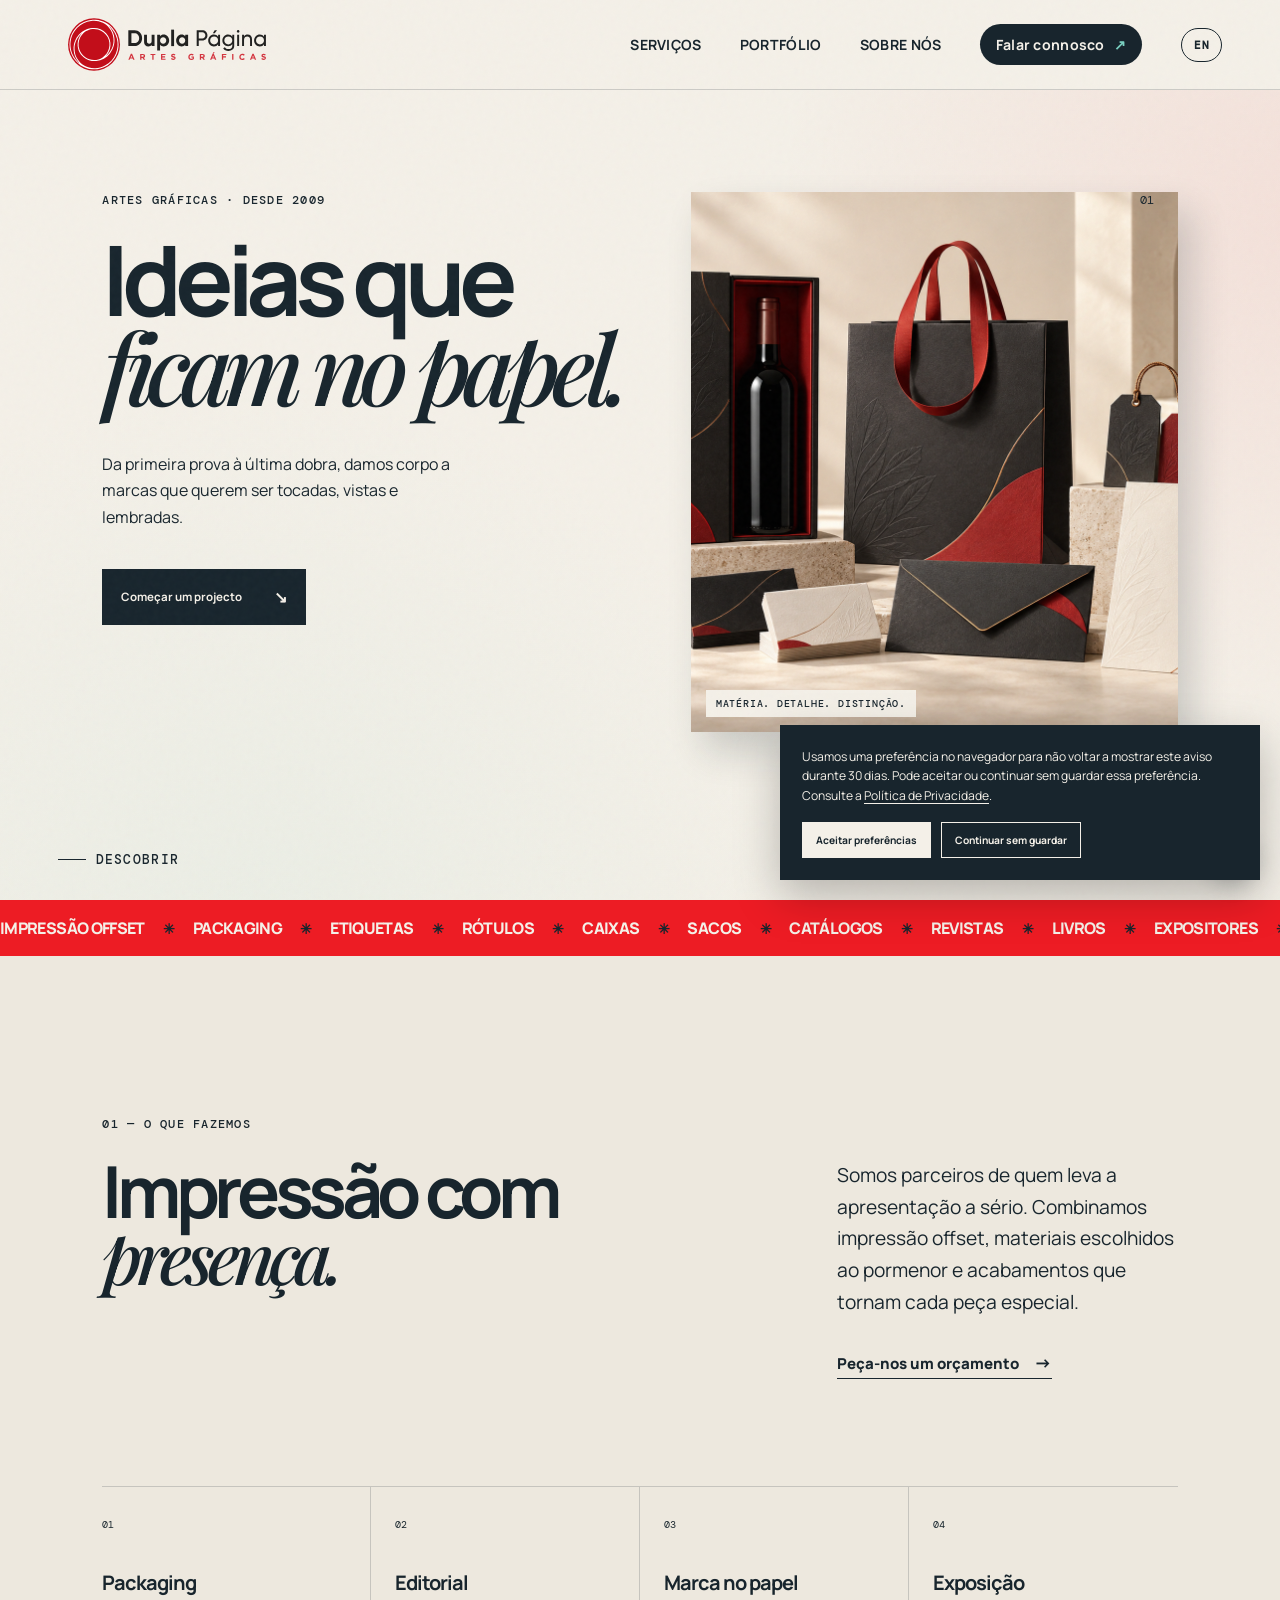
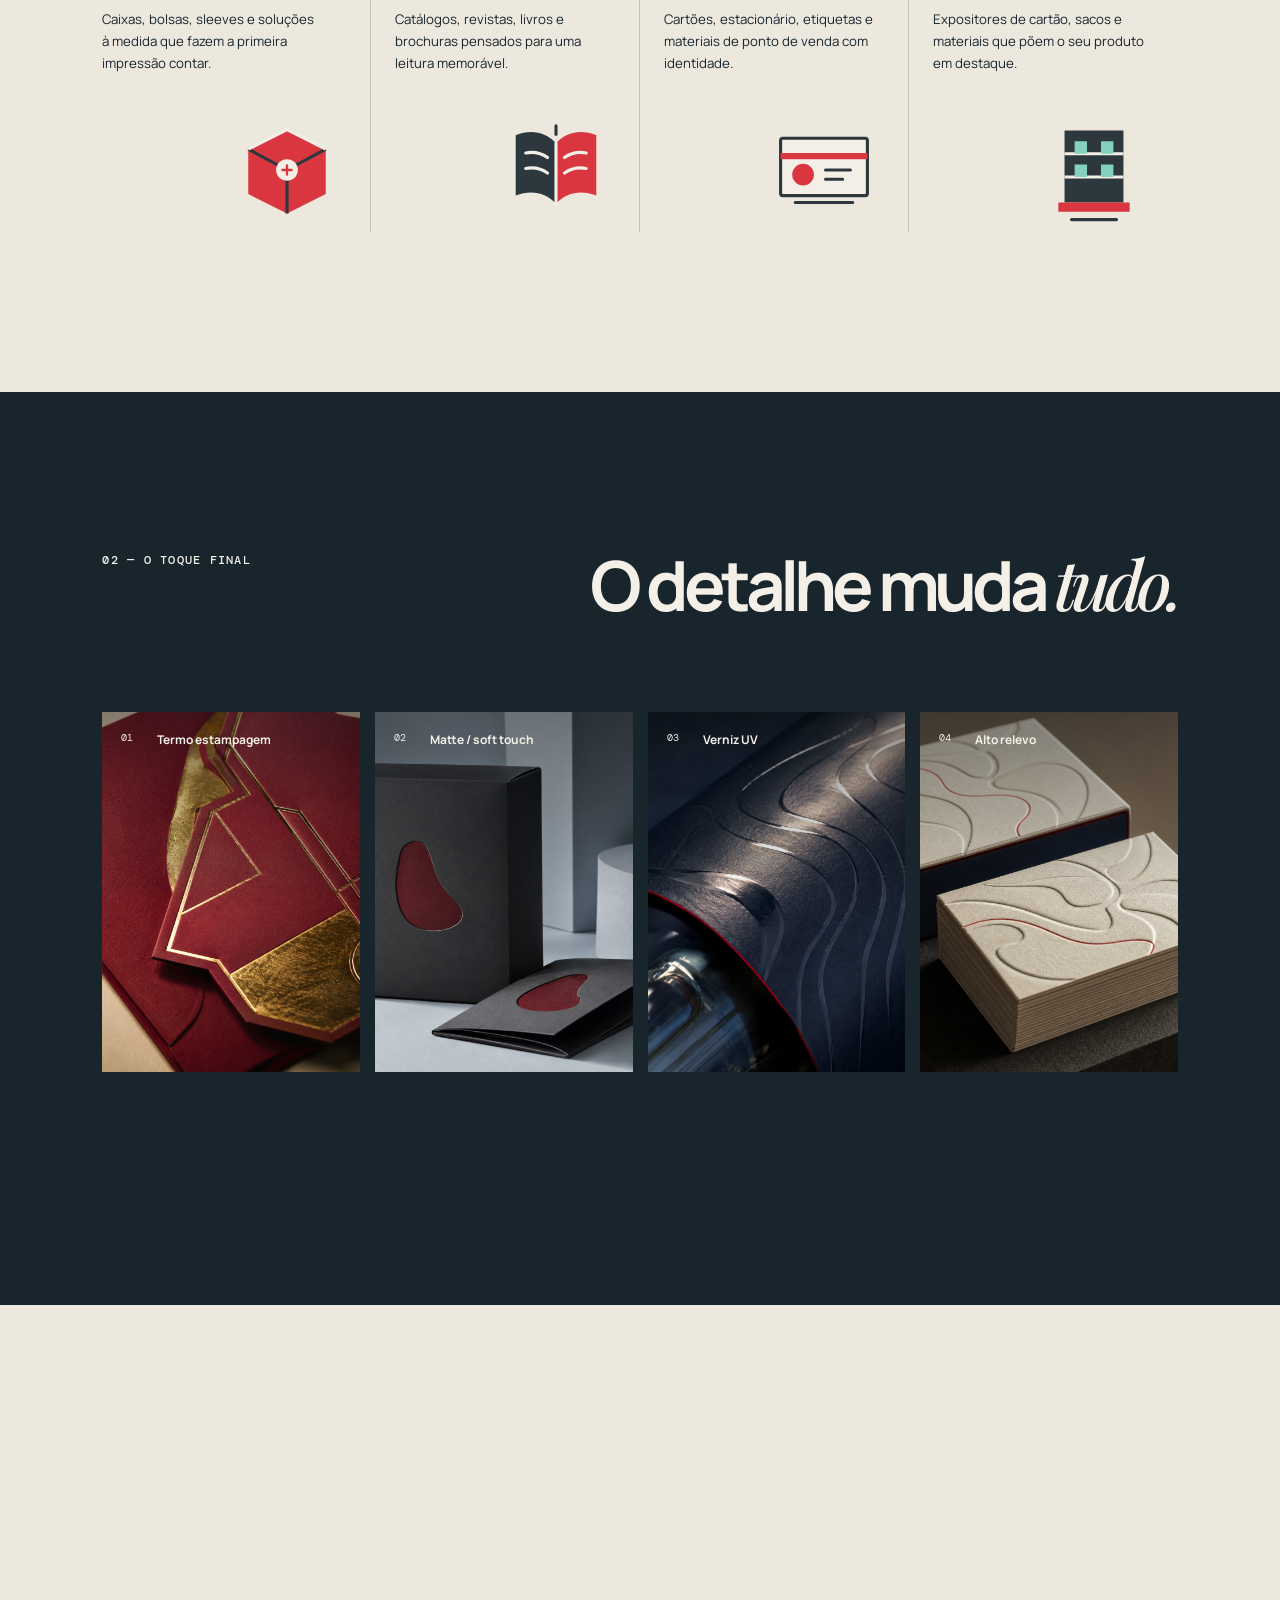
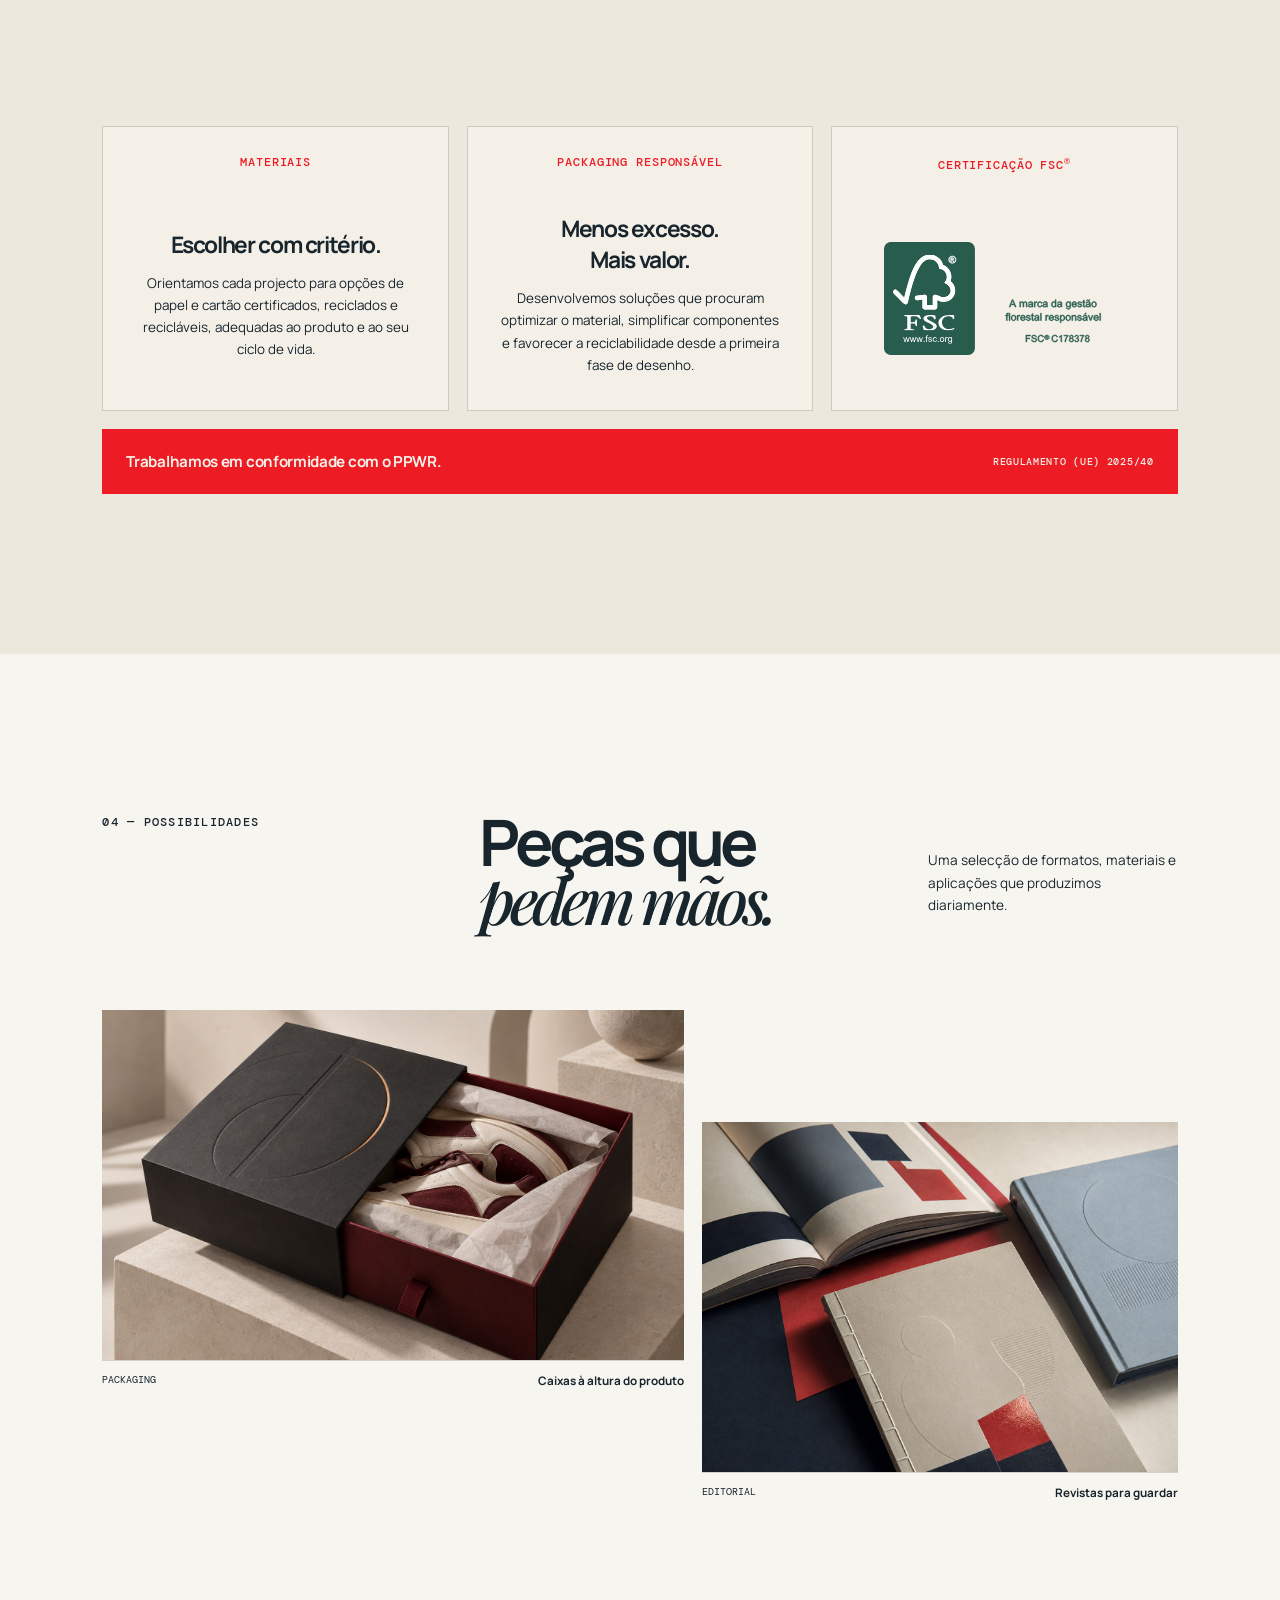
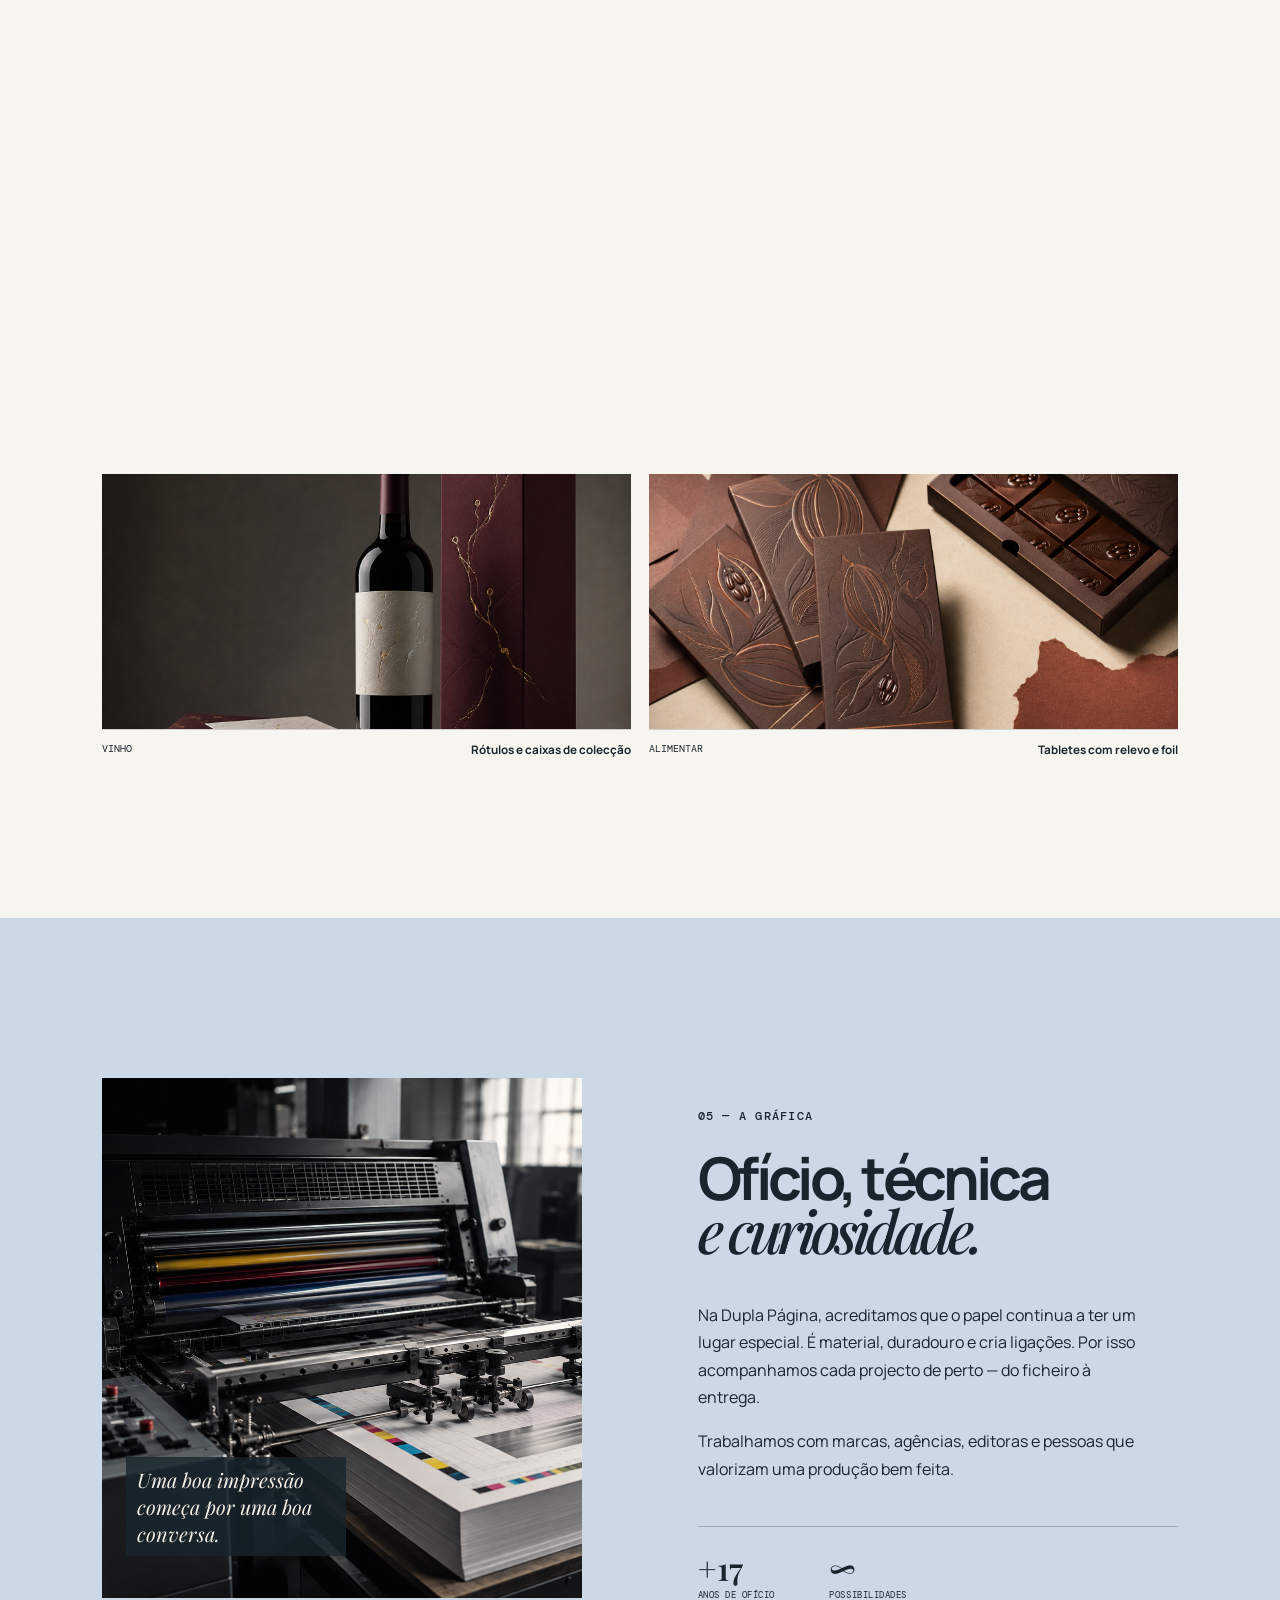
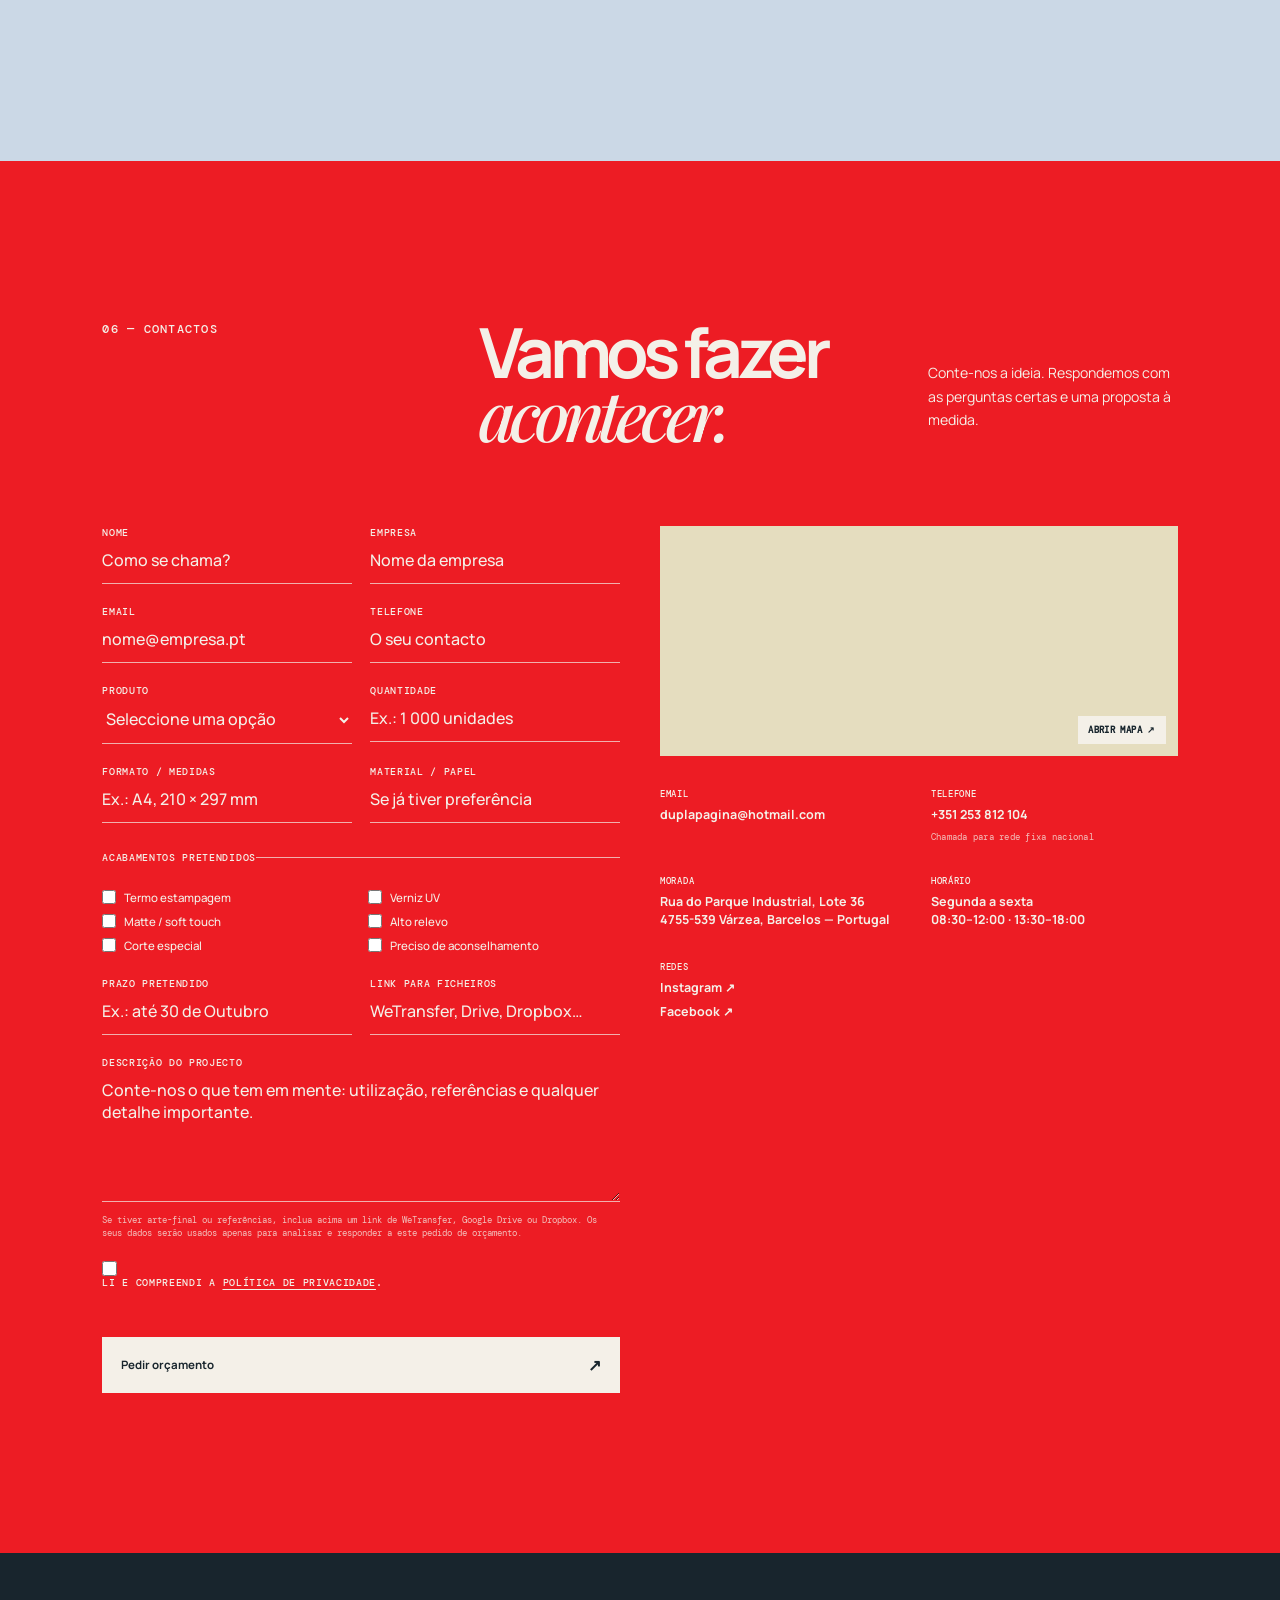
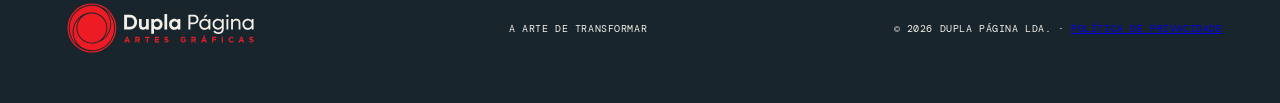
<file: index.html>
<!doctype html>
<html lang="pt-PT">
  <head>
    <meta charset="UTF-8" />
    <meta name="viewport" content="width=device-width, initial-scale=1.0" />
    <meta name="description" content="Dupla Página — impressão offset, packaging e acabamentos premium." />
    <title>Dupla Página Lda. - Artes Gráficas</title>
    <link rel="icon" type="image/svg+xml" href="assets/favicon.svg" />
    <link rel="preconnect" href="https://fonts.googleapis.com" />
    <link rel="preconnect" href="https://fonts.gstatic.com" crossorigin />
    <link href="https://fonts.googleapis.com/css2?family=DM+Mono:wght@400;500&family=Manrope:wght@400;500;600;700;800&family=Playfair+Display:ital,wght@0,500;0,600;0,700;1,600&display=swap" rel="stylesheet" />
    <link rel="stylesheet" href="styles.css" />
    <link rel="alternate" hreflang="pt-PT" href="https://www.duplapagina.pt/" />
    <link rel="alternate" hreflang="en" href="https://www.duplapagina.pt/en/" />
    <script defer src="https://cloud.umami.is/script.js" data-website-id="6ad08e51-8793-4ea6-9a2f-28024bf5d9da"></script>
    <style>
      /* Ajuste de identidade: vermelho substitui todos os apontamentos laranja. */
      :root { --orange: #ed1c24; --acid: #79cfc0; }
      .hero { background-image: radial-gradient(circle at 82% 12%, rgba(237,28,36,.075), transparent 34%), radial-gradient(circle at 16% 85%, rgba(121,207,192,.08), transparent 36%); background-size: 125% 125%; animation: hero-background-drift 18s ease-in-out infinite alternate; }
      @keyframes hero-background-drift { from { background-position: 0% 0%; } to { background-position: 100% 60%; } }
      @media (prefers-reduced-motion: reduce) { .hero { animation: none; } }
      html { scroll-padding-top: 105px; }
      .site-header { position: sticky; top: 0; z-index: 30; transition: background .25s ease, box-shadow .25s ease, backdrop-filter .25s ease; }
      .site-header.is-scrolled { background: rgba(244,240,232,.74); box-shadow: 0 5px 18px rgba(24,37,45,.07); backdrop-filter: blur(10px); }
      .box-icon::before { background: #ef6b72; }
      .pack-art { background: #a8232c; }
      .pack-box::after { border-color: #b73740; }
      .magazine::after { background: #d93b43; }
      .map-grid { background: linear-gradient(33deg, transparent 46%, #c84148 47% 50%, transparent 51%), linear-gradient(117deg, transparent 48%, #9fac78 49% 53%, transparent 54%), repeating-linear-gradient(0deg, transparent 0 28px, rgba(44,83,79,.25) 29px 31px), repeating-linear-gradient(90deg, transparent 0 40px, rgba(44,83,79,.2) 41px 43px); }
      .nav a { font-size: .88rem; }
      .nav .language-switch { padding: 9px 12px; border: 1px solid var(--ink); border-radius: 999px; font: 700 .67rem var(--mono); letter-spacing: .08em; transition: background .2s ease, color .2s ease, transform .2s ease; }
      .nav .language-switch:hover { background: var(--orange); color: var(--cream); border-color: var(--orange); transform: translateY(-2px); }
      .eyebrow { font-size: .78rem; }
      .scroll-prompt { font-size: .8rem; }
      .text-link { font-size: .94rem; }
      .marquee { color: var(--cream); }
      .marquee b { color: var(--ink); }
      .book-icon { box-shadow: -10px 7px #79cfc0; }
      .shelf { background: #79cfc0; border-color: #c3ece5; }
      .shelf::before, .shelf::after { background: #c3ece5; }
      .press-machine i { background: #79cfc0; }
      .about { background: #cbd8e6; }
      .service-icon { width: 124px; height: 124px; object-fit: contain; right: 8%; }
      .phone-note { font: 400 .54rem var(--mono); letter-spacing: .03em; opacity: .78; }
      .map-placeholder iframe { width: 100%; height: 100%; border: 0; filter: saturate(.72) contrast(.96); }
      .map-link { position: absolute; right: 12px; bottom: 12px; z-index: 2; padding: 8px 10px; background: var(--cream); color: var(--ink); font: 700 .57rem var(--mono); text-decoration: none; text-transform: uppercase; letter-spacing: .04em; }
      .hero-product-image { width: 100%; height: 100%; display: block; object-fit: cover; box-shadow: 14px 19px 34px rgba(24,37,45,.19); }
      .hero-art .hero-number, .hero-art .art-caption { z-index: 2; }
      .hero-art .art-caption { background: var(--cream); padding: 7px 10px; transform: none; font: 500 .62rem var(--mono); font-style: normal; letter-spacing: .08em; text-transform: uppercase; }
      .project-art .portfolio-photo { width: 100%; height: 100%; display: block; object-fit: cover; }
      .work-extra { display: grid; grid-template-columns: 1fr 1fr; gap: 18px; margin-top: 18px; }
      .work-extra-item { overflow: hidden; }
      .work-extra-item img { display: block; width: 100%; height: 255px; object-fit: cover; }
      .about-photo { display: block; width: 100%; height: 100%; object-fit: cover; }
      .about-image > p { z-index: 1; padding: 9px 11px; background: rgba(24,37,45,.8); }
      .form-row { display: grid; grid-template-columns: 1fr 1fr; gap: 18px; }
      .contact-form select { display: block; width: 100%; padding: 10px 0 12px; border: 0; border-bottom: 1px solid rgba(244,240,232,.7); border-radius: 0; background: transparent; color: var(--cream); font: 500 1rem var(--sans); outline: 0; }
      .contact-form select option { color: var(--ink); }
      .contact-form fieldset { margin: 7px 0 1.55rem; padding: 14px 0 0; border: 0; border-top: 1px solid rgba(244,240,232,.7); }
      .contact-form legend { padding: 0; font: 500 .6rem var(--mono); letter-spacing: .07em; text-transform: uppercase; }
      .finish-options { display: grid; grid-template-columns: 1fr 1fr; gap: 9px 14px; margin-top: 12px; }
      .finish-options label { display: flex; align-items: center; gap: 8px; margin: 0; color: var(--cream); font: 500 .72rem var(--sans); letter-spacing: 0; text-transform: none; cursor: pointer; }
      .finish-options input { width: 14px; height: 14px; margin: 0; accent-color: var(--cream); }
      .form-note { display: block; margin-top: -9px; color: rgba(244,240,232,.78); font: 400 .56rem var(--mono); line-height: 1.5; }
      .privacy-check { display: flex; align-items: flex-start; gap: 9px; margin: 20px 0 0; color: var(--cream); font: 500 .68rem var(--sans); line-height: 1.45; letter-spacing: 0; text-transform: none; cursor: pointer; }
      .privacy-check input { flex: 0 0 auto; width: 15px; height: 15px; margin: 2px 0 0; accent-color: var(--cream); }
      .privacy-check a, .form-note a { color: var(--cream); text-decoration-thickness: 1px; text-underline-offset: 3px; }
      .finish-showcase { grid-template-columns: repeat(4, 1fr); }
      .finish-photo { padding: 0; }
      .finish-photo::after { content: ''; position: absolute; inset: 0; background: linear-gradient(180deg, rgba(10,16,20,.48), transparent 52%); pointer-events: none; }
      .finish-photo img { display: block; width: 100%; height: 100%; object-fit: cover; }
      .finish-photo .finish-label { position: absolute; z-index: 1; top: 19px; left: 19px; color: var(--cream); }
      .sustainability { background: var(--paper); }
      .sustainability-heading { display: grid; grid-template-columns: 1fr 1.2fr .7fr; gap: 20px; }
      .sustainability h2 { margin: 0; font-size: clamp(3rem, 5.1vw, 5.45rem); line-height: .91; letter-spacing: -.07em; }
      .sustainability h2 em { font-family: var(--serif); font-weight: 500; letter-spacing: -.09em; }
      .sustainability-heading > p:last-child { align-self: end; margin: 0; font-size: .9rem; line-height: 1.7; }
      .sustainability-grid { display: grid; grid-template-columns: 1fr 1fr 1fr; gap: 18px; margin-top: 5rem; }
      .sustainability-card { position: relative; display: flex; flex-direction: column; align-items: center; justify-content: center; min-height: 285px; padding: 58px 24px 24px; border: 1px solid var(--line); background: var(--cream); text-align: center; }
      .sustainability-card > span { position: absolute; top: 27px; right: 18px; left: 18px; font: 500 .78rem var(--mono); letter-spacing: .07em; text-transform: uppercase; color: var(--orange); }
      .sustainability-card h3 { margin: 18px 0 12px; font-size: 1.42rem; letter-spacing: -.06em; }
      .sustainability-card p { margin: 0; max-width: 285px; font-size: .84rem; line-height: 1.65; }
      .fsc-approval-card { justify-content: center; background: var(--cream); color: var(--ink); border-color: var(--line); }
      .fsc-approval-mark { display: grid; place-items: center; width: 115px; height: 115px; border: 1px dashed rgba(244,240,232,.75); color: var(--cream); font: 700 1.42rem var(--sans); letter-spacing: -.07em; }
      .fsc-logo { display: block; width: min(100%, 240px); height: auto; max-height: 125px; margin: 26px auto 0; object-fit: contain; object-position: center; }
      .ppwr-note { display: flex; justify-content: space-between; align-items: center; gap: 24px; margin-top: 18px; padding: 22px 24px; background: var(--orange); color: var(--cream); }
      .ppwr-note b { color: var(--cream); font-size: .95rem; letter-spacing: -.02em; }.ppwr-note span { color: var(--cream); font: 500 .62rem var(--mono); text-transform: uppercase; letter-spacing: .07em; }
      .back-to-top { position: fixed; right: 24px; bottom: 24px; z-index: 20; width: 48px; height: 48px; display: grid; place-items: center; background: var(--ink); color: var(--cream); border: 1px solid rgba(244,240,232,.35); border-radius: 50%; text-decoration: none; font: 400 1.25rem var(--sans); box-shadow: 0 8px 20px rgba(24,37,45,.22); transition: transform .2s ease, background .2s ease; }
      .back-to-top:hover { transform: translateY(-4px); background: var(--orange); }
      .sustainability-popup[hidden], .cookie-banner[hidden] { display: none; }
      .sustainability-popup { position: fixed; inset: 0; z-index: 60; display: grid; place-items: center; padding: 22px; background: rgba(24,37,45,.42); }
      .popup-panel { position: relative; width: min(560px, 100%); padding: clamp(30px, 5vw, 52px); overflow: hidden; background: var(--cream); color: var(--ink); box-shadow: 0 28px 70px rgba(0,0,0,.28); }
      .popup-panel::before { content: ''; position: absolute; top: 0; right: 0; width: 32%; height: 9px; background: var(--orange); }
      .popup-close { position: absolute; top: 17px; right: 18px; width: 32px; height: 32px; border: 0; background: transparent; color: var(--ink); font: 400 1.65rem var(--sans); line-height: 1; cursor: pointer; }
      .popup-kicker { margin: 0 0 18px; color: var(--orange); font: 500 .68rem var(--mono); letter-spacing: .08em; text-transform: uppercase; }
      .popup-panel h2 { max-width: 430px; margin: 0 0 18px; font-size: clamp(2.25rem, 5.4vw, 4rem); line-height: .91; letter-spacing: -.065em; }
      .popup-panel h2 em { font-family: var(--serif); font-weight: 500; }.popup-panel > p:not(.popup-kicker) { max-width: 450px; margin: 0; font-size: .95rem; line-height: 1.7; }
      .popup-actions { display: flex; align-items: center; gap: 22px; margin-top: 30px; }.popup-actions .button { padding: 15px 18px; }.popup-dismiss { padding: 0; border: 0; background: transparent; color: var(--ink); font: 500 .72rem var(--sans); text-decoration: underline; text-underline-offset: 4px; cursor: pointer; }
      .cookie-banner { position: fixed; right: 20px; bottom: 20px; z-index: 70; width: min(480px, calc(100% - 40px)); padding: 22px; background: var(--ink); color: var(--cream); box-shadow: 0 16px 42px rgba(0,0,0,.25); }
      .cookie-banner p { margin: 0; font-size: .76rem; line-height: 1.6; }.cookie-banner a { color: var(--cream); text-underline-offset: 3px; }.cookie-actions { display: flex; gap: 10px; margin-top: 17px; }.cookie-actions button { padding: 10px 13px; border: 1px solid var(--cream); background: transparent; color: var(--cream); font: 700 .64rem var(--sans); cursor: pointer; }.cookie-actions .cookie-accept { background: var(--cream); color: var(--ink); }
      .official-logo { display: block; line-height: 0; }
      .official-logo img { display: block; width: 218px; height: auto; }
      .footer-logo { display: block; line-height: 0; }
      .footer-logo img { display: block; width: 205px; height: auto; }
      @media (max-width: 760px) { html { scroll-padding-top: 84px; } .official-logo img { width: 185px; } }
      @media (max-width: 760px) { .work-extra { grid-template-columns: 1fr; } .work-extra-item img { height: 235px; } }
      @media (max-width: 760px) { .finish-showcase { grid-template-columns: 1fr 1fr; } .finish-card { height: 245px; } }
      @media (max-width: 760px) { .sustainability-heading, .sustainability-grid { grid-template-columns: 1fr; gap: 18px; } .sustainability-grid { margin-top: 3rem; } .sustainability-card { min-height: 230px; } .ppwr-note { display: block; } .ppwr-note span { display: block; margin-top: 8px; } }
      @media (max-width: 560px) { .popup-actions { align-items: flex-start; flex-direction: column; gap: 16px; } .cookie-banner { right: 12px; bottom: 12px; width: calc(100% - 24px); } }
      @media (max-width: 760px) { .form-row, .finish-options { grid-template-columns: 1fr; gap: 0; } }
      .contact { color: var(--cream); }
      .contact .eyebrow, .contact .contact-top > p:last-child, .contact-form label,
      .contact-form input, .contact-form textarea, .contact-form input::placeholder,
      .contact-form textarea::placeholder, .details-grid a, .details-grid p { color: var(--cream); }
      .contact-form input, .contact-form textarea { border-color: rgba(244,240,232,.7); }
      .button-light { background: var(--cream); color: var(--ink); }
      .map-placeholder { color: var(--ink); }
    </style>
  </head>
  <body id="topo">
    <div class="page-noise" aria-hidden="true"></div>
    <header class="site-header">
      <a class="official-logo" href="#topo" aria-label="Dupla Página, início">
        <img src="assets/dupla-pagina-logo.svg" alt="Dupla Página — Artes Gráficas" />
      </a>
      <button class="menu-toggle" aria-label="Abrir menu" aria-expanded="false"><span></span><span></span></button>
      <nav class="nav" aria-label="Navegação principal">
        <a href="#servicos">SERVIÇOS</a>
        <a href="#trabalhos">PORTFÓLIO</a>
        <a href="#sobre">SOBRE NÓS</a>
        <a href="#contactos" class="nav-contact">Falar connosco <span>↗</span></a>
        <a href="en/index.html" class="language-switch" lang="en" hreflang="en" aria-label="View website in English">EN</a>
      </nav>
    </header>

    <main>
      <section class="hero">
        <div class="hero-copy reveal">
          <p class="eyebrow">Artes gráficas · desde 2009</p>
          <h1>Ideias que<br /><em>ficam no papel.</em></h1>
          <p class="hero-text">Da primeira prova à última dobra, damos corpo a marcas que querem ser tocadas, vistas e lembradas.</p>
          <a href="#contactos" class="button button-dark">Começar um projecto <span>↘</span></a>
        </div>
        <div class="hero-art reveal">
          <div class="hero-number">01</div>
          <img class="hero-product-image" src="assets/hero-premium-collection-v2.png" alt="Coleção premium de packaging, saco de papel, etiquetas, cartões, envelope e papel timbrado" />
          <p class="art-caption">MATÉRIA. DETALHE. DISTINÇÃO.</p>
        </div>
        <a href="#servicos" class="scroll-prompt"><span></span>Descobrir</a>
      </section>

      <section class="marquee" aria-label="Serviços principais">
        <div class="marquee-inner">IMPRESSÃO OFFSET <b>✳</b> PACKAGING <b>✳</b> ETIQUETAS <b>✳</b> RÓTULOS <b>✳</b> CAIXAS <b>✳</b> SACOS <b>✳</b> CATÁLOGOS <b>✳</b> REVISTAS <b>✳</b> LIVROS <b>✳</b> EXPOSITORES <b>✳</b> CARTÕES <b>✳</b> TERMO ESTAMPAGEM <b>✳</b> VERNIZ UV <b>✳</b> ALTO RELEVO <b>✳</b> IMPRESSÃO OFFSET <b>✳</b> PACKAGING <b>✳</b> ETIQUETAS <b>✳</b> RÓTULOS <b>✳</b> CAIXAS <b>✳</b> SACOS <b>✳</b> CATÁLOGOS <b>✳</b> REVISTAS <b>✳</b> LIVROS <b>✳</b> EXPOSITORES <b>✳</b> CARTÕES <b>✳</b> TERMO ESTAMPAGEM <b>✳</b> VERNIZ UV <b>✳</b> ALTO RELEVO <b>✳</b></div>
      </section>

      <section class="intro section-pad" id="servicos">
        <p class="eyebrow reveal">01 — O que fazemos</p>
        <div class="intro-grid">
          <h2 class="reveal">Impressão com<br /><em>presença.</em></h2>
          <div class="intro-text reveal">
            <p>Somos parceiros de quem leva a apresentação a sério. Combinamos impressão offset, materiais escolhidos ao pormenor e acabamentos que tornam cada peça especial.</p>
            <a href="#contactos" class="text-link">Peça-nos um orçamento <span>→</span></a>
          </div>
        </div>
        <div class="service-list">
          <article class="service-card reveal"><span>01</span><h3>Packaging</h3><p>Caixas, bolsas, sleeves e soluções à medida que fazem a primeira impressão contar.</p><img class="service-icon" src="assets/packaging.svg" alt="Ícone de caixa de packaging" /></article>
          <article class="service-card reveal"><span>02</span><h3>Editorial</h3><p>Catálogos, revistas, livros e brochuras pensados para uma leitura memorável.</p><img class="service-icon" src="assets/editorial.svg" alt="Ícone de publicação editorial" /></article>
          <article class="service-card reveal"><span>03</span><h3>Marca no papel</h3><p>Cartões, estacionário, etiquetas e materiais de ponto de venda com identidade.</p><img class="service-icon" src="assets/marca-no-papel.svg" alt="Ícone de cartão de marca" /></article>
          <article class="service-card reveal"><span>04</span><h3>Exposição</h3><p>Expositores de cartão, sacos e materiais que põem o seu produto em destaque.</p><img class="service-icon" src="assets/exposicao.svg" alt="Ícone de expositor" /></article>
        </div>
      </section>

      <section class="finishes section-pad">
        <div class="finishes-title reveal"><p class="eyebrow">02 — O toque final</p><h2>O detalhe muda <em>tudo.</em></h2></div>
        <div class="finish-showcase">
          <div class="finish-card finish-photo reveal"><img src="assets/finish-gold-foil.png" alt="Termo estampagem dourada em cartão premium" /><div class="finish-label"><span>01</span><b>Termo estampagem</b></div></div>
          <div class="finish-card finish-photo reveal"><img src="assets/finish-soft-touch.png" alt="Plasticização matte soft touch em embalagem premium" /><div class="finish-label"><span>02</span><b>Matte / soft touch</b></div></div>
          <div class="finish-card finish-photo reveal"><img src="assets/finish-spot-uv.png" alt="Verniz UV localizado em embalagem premium" /><div class="finish-label"><span>03</span><b>Verniz UV</b></div></div>
          <div class="finish-card finish-photo reveal"><img src="assets/finish-high-emboss.png" alt="Alto relevo em cartões de papel premium" /><div class="finish-label"><span>04</span><b>Alto relevo</b></div></div>
        </div>
        <div class="finish-footer reveal"><p>Plasticização matte ou brilho, verniz UV localizado, relevo seco, corte especial e muito mais.</p><a href="#contactos" class="text-link">Explorar acabamentos <span>→</span></a></div>
      </section>

      <section class="sustainability section-pad" id="sustentabilidade">
        <div class="sustainability-heading reveal"><p class="eyebrow">03 — Sustentabilidade</p><h2>Imprimir melhor<br /><em>para o futuro.</em></h2><p>Aliamos conhecimento técnico, materiais responsáveis e decisões de produção que reduzem o impacto ambiental sem retirar força à embalagem.</p></div>
        <div class="sustainability-grid">
          <article class="sustainability-card reveal"><span>Materiais</span><h3>Escolher com critério.</h3><p>Orientamos cada projecto para opções de papel e cartão certificados, reciclados e recicláveis, adequadas ao produto e ao seu ciclo de vida.</p></article>
          <article class="sustainability-card reveal"><span>Packaging responsável</span><h3>Menos excesso.<br />Mais valor.</h3><p>Desenvolvemos soluções que procuram optimizar o material, simplificar componentes e favorecer a reciclabilidade desde a primeira fase de desenho.</p></article>
          <article class="sustainability-card fsc-approval-card reveal"><span>Certificação FSC<sup>®</sup></span><img class="fsc-logo" src="assets/fsc-logo-pt.svg" alt="Logótipo FSC — código de licença FSC-C178378" /></article>
        </div>
        <div class="ppwr-note reveal"><b>Trabalhamos em conformidade com o PPWR.</b><span>Regulamento (UE) 2025/40</span></div>
      </section>

      <section class="work section-pad" id="trabalhos">
        <div class="work-heading reveal"><p class="eyebrow">04 — Possibilidades</p><h2>Peças que<br /><em>pedem mãos.</em></h2><p>Uma selecção de formatos, materiais e aplicações que produzimos diariamente.</p></div>
        <div class="work-grid">
          <article class="work-item item-packaging reveal"><div class="project-art"><img class="portfolio-photo" src="assets/portfolio-sneaker-box.png" alt="Caixa premium para sapatilhas com acabamento soft touch e detalhe metalizado" /></div><div class="work-meta"><span>Packaging</span><b>Caixas à altura do produto</b></div></article>
          <article class="work-item item-editorial reveal"><div class="project-art"><img class="portfolio-photo" src="assets/portfolio-editorial.png" alt="Revistas e livros de produção premium" /></div><div class="work-meta"><span>Editorial</span><b>Revistas para guardar</b></div></article>
          <article class="work-item item-labels reveal"><div class="project-art"><img class="portfolio-photo" src="assets/portfolio-labels.png" alt="Etiquetas premium com verniz UV" /></div><div class="work-meta"><span>Rótulos</span><b>Identidade à garrafa</b></div></article>
          <article class="work-item item-display reveal"><div class="project-art"><img class="portfolio-photo" src="assets/portfolio-display.png" alt="Expositor de cartão e saco impresso" /></div><div class="work-meta"><span>Ponto de venda</span><b>Expositores que param o olhar</b></div></article>
        </div>
        <div class="work-extra">
          <article class="work-extra-item reveal"><img src="assets/portfolio-wine.png" alt="Garrafa de vinho com rótulo e caixa premium" /><div class="work-meta"><span>Vinho</span><b>Rótulos e caixas de colecção</b></div></article>
          <article class="work-extra-item reveal"><img src="assets/portfolio-chocolate.png" alt="Tabletes de chocolate com relevo de cacau" /><div class="work-meta"><span>Alimentar</span><b>Tabletes com relevo e foil</b></div></article>
        </div>
      </section>

      <section class="about section-pad" id="sobre">
        <div class="about-image reveal"><img class="about-photo" src="assets/about-offset-press.png" alt="Máquina de impressão offset com folhas em produção" /><p>Uma boa impressão começa por uma boa conversa.</p></div>
        <div class="about-copy reveal"><p class="eyebrow">05 — A gráfica</p><h2>Ofício, técnica<br /><em>e curiosidade.</em></h2><p>Na Dupla Página, acreditamos que o papel continua a ter um lugar especial. É material, duradouro e cria ligações. Por isso acompanhamos cada projecto de perto — do ficheiro à entrega.</p><p>Trabalhamos com marcas, agências, editoras e pessoas que valorizam uma produção bem feita.</p><div class="stats"><div><b>+17</b><span>anos de ofício</span></div><div><b>∞</b><span>possibilidades</span></div></div></div>
      </section>

      <section class="contact section-pad" id="contactos">
        <div class="contact-top reveal"><p class="eyebrow">06 — Contactos</p><h2>Vamos fazer<br /><em>acontecer.</em></h2><p>Conte-nos a ideia. Respondemos com as perguntas certas e uma proposta à medida.</p></div>
        <div class="contact-grid">
          <form class="contact-form reveal" action="https://formsubmit.co/duplapagina@hotmail.com" method="POST">
            <input type="hidden" name="_subject" value="Novo contacto do website — Dupla Página" />
            <input type="hidden" name="_template" value="table" />
            <input type="hidden" name="_captcha" value="false" />
            <input type="hidden" name="_next" value="https://www.duplapagina.pt/obrigado.html" />
            <div class="form-row"><label>Nome<input required name="nome" type="text" placeholder="Como se chama?" /></label><label>Empresa<input name="empresa" type="text" placeholder="Nome da empresa" /></label></div>
            <div class="form-row"><label>Email<input required name="email" type="email" placeholder="nome@empresa.pt" /></label><label>Telefone<input name="telefone" type="tel" placeholder="O seu contacto" /></label></div>
            <div class="form-row"><label>Produto<select required name="tipo_de_produto"><option value="" selected disabled>Seleccione uma opção</option><option>Packaging / caixas</option><option>Rótulos e etiquetas</option><option>Revistas, livros ou catálogos</option><option>Cartões e estacionário</option><option>Expositores e ponto de venda</option><option>Sacos e outros</option></select></label><label>Quantidade<input name="quantidade" type="text" placeholder="Ex.: 1 000 unidades" /></label></div>
            <div class="form-row"><label>Formato / medidas<input name="formato" type="text" placeholder="Ex.: A4, 210 × 297 mm" /></label><label>Material / papel<input name="material" type="text" placeholder="Se já tiver preferência" /></label></div>
            <fieldset><legend>Acabamentos pretendidos</legend><div class="finish-options"><label><input name="acabamentos[]" type="checkbox" value="Termo estampagem" />Termo estampagem</label><label><input name="acabamentos[]" type="checkbox" value="Verniz UV" />Verniz UV</label><label><input name="acabamentos[]" type="checkbox" value="Matte / soft touch" />Matte / soft touch</label><label><input name="acabamentos[]" type="checkbox" value="Alto relevo" />Alto relevo</label><label><input name="acabamentos[]" type="checkbox" value="Corte especial" />Corte especial</label><label><input name="acabamentos[]" type="checkbox" value="Preciso de aconselhamento" />Preciso de aconselhamento</label></div></fieldset>
            <div class="form-row"><label>Prazo pretendido<input name="prazo" type="text" placeholder="Ex.: até 30 de Outubro" /></label><label>Link para ficheiros<input name="link_ficheiros" type="url" placeholder="WeTransfer, Drive, Dropbox…" /></label></div>
            <label>Descrição do projecto<textarea required name="mensagem" rows="5" placeholder="Conte-nos o que tem em mente: utilização, referências e qualquer detalhe importante."></textarea></label><small class="form-note">Se tiver arte-final ou referências, inclua acima um link de WeTransfer, Google Drive ou Dropbox. Os seus dados serão usados apenas para analisar e responder a este pedido de orçamento.</small>
            <label class="privacy-check"><input required name="confirmacao_privacidade" type="checkbox" value="Li e compreendi a Política de Privacidade" /><span>Li e compreendi a <a href="politica-de-privacidade.html" target="_blank" rel="noopener">Política de Privacidade</a>.</span></label>
            <button class="button button-light" type="submit">Pedir orçamento <span>↗</span></button>
          </form>
          <div class="contact-details reveal">
            <div class="map-placeholder"><iframe title="Mapa da Dupla Página" src="https://www.google.com/maps?q=Rua%20do%20Parque%20Industrial%2C%20Lote%2036%2C%204755-539%20V%C3%A1rzea%2C%20Barcelos%2C%20Portugal&amp;output=embed" loading="lazy"></iframe><a class="map-link" href="https://www.google.com/maps/search/?api=1&amp;query=Rua%20do%20Parque%20Industrial%2C%20Lote%2036%2C%204755-539%20V%C3%A1rzea%2C%20Barcelos%2C%20Portugal" target="_blank" rel="noopener">Abrir mapa ↗</a></div>
            <div class="details-grid"><div><span>Email</span><a href="mailto:duplapagina@hotmail.com">duplapagina@hotmail.com</a></div><div><span>Telefone</span><a href="tel:+351253812104">+351 253 812 104</a><small class="phone-note">Chamada para rede fixa nacional</small></div><div><span>Morada</span><p>Rua do Parque Industrial, Lote 36<br />4755-539 Várzea, Barcelos — Portugal</p></div><div><span>Horário</span><p>Segunda a sexta<br />08:30–12:00 · 13:30–18:00</p></div><div><span>Redes</span><a href="https://instagram.com/duplapagina" target="_blank" rel="noopener" aria-label="Instagram da Dupla Página">Instagram ↗</a><a href="https://facebook.com/duplapagina" target="_blank" rel="noopener" aria-label="Facebook da Dupla Página">Facebook ↗</a></div></div>
          </div>
        </div>
      </section>
    </main>
    <section class="sustainability-popup" id="sustainability-popup" aria-labelledby="popup-title" aria-modal="true" role="dialog" hidden>
      <div class="popup-panel"><button class="popup-close" type="button" aria-label="Fechar">×</button><p class="popup-kicker">Packaging responsável · FSC<sup>®</sup></p><h2 id="popup-title">Embalagens pensadas<br /><em>para o próximo capítulo.</em></h2><p>A PPWR está a mudar a forma como as embalagens são pensadas. Desenvolvemos soluções sustentáveis, com certificação FSC<sup>®</sup>, orientadas para a reciclabilidade e para a conformidade do seu projecto.</p><div class="popup-actions"><a class="button button-dark popup-action" href="#contactos">Pedir orçamento sustentável <span>↗</span></a><button class="popup-dismiss" type="button">Agora não</button></div></div>
    </section>
    <aside class="cookie-banner" id="cookie-banner" aria-label="Preferências de cookies" hidden><p>Usamos uma preferência no navegador para não voltar a mostrar este aviso durante 30 dias. Pode aceitar ou continuar sem guardar essa preferência. Consulte a <a href="politica-de-privacidade.html">Política de Privacidade</a>.</p><div class="cookie-actions"><button class="cookie-accept" type="button">Aceitar preferências</button><button class="cookie-reject" type="button">Continuar sem guardar</button></div></aside>
    <a class="back-to-top" href="#topo" aria-label="Voltar ao topo" title="Voltar ao topo">↑</a>
    <footer><a class="footer-logo" href="#topo" aria-label="Dupla Página, início"><img src="assets/dupla-pagina-logo-footer.svg" alt="Dupla Página — Artes Gráficas" /></a><p>A Arte de transformar</p><span>© <span id="year"></span> Dupla Página Lda. · <a href="politica-de-privacidade.html">Política de Privacidade</a></span></footer>
    <script src="script.js"></script>
  </body>
</html>
</file>
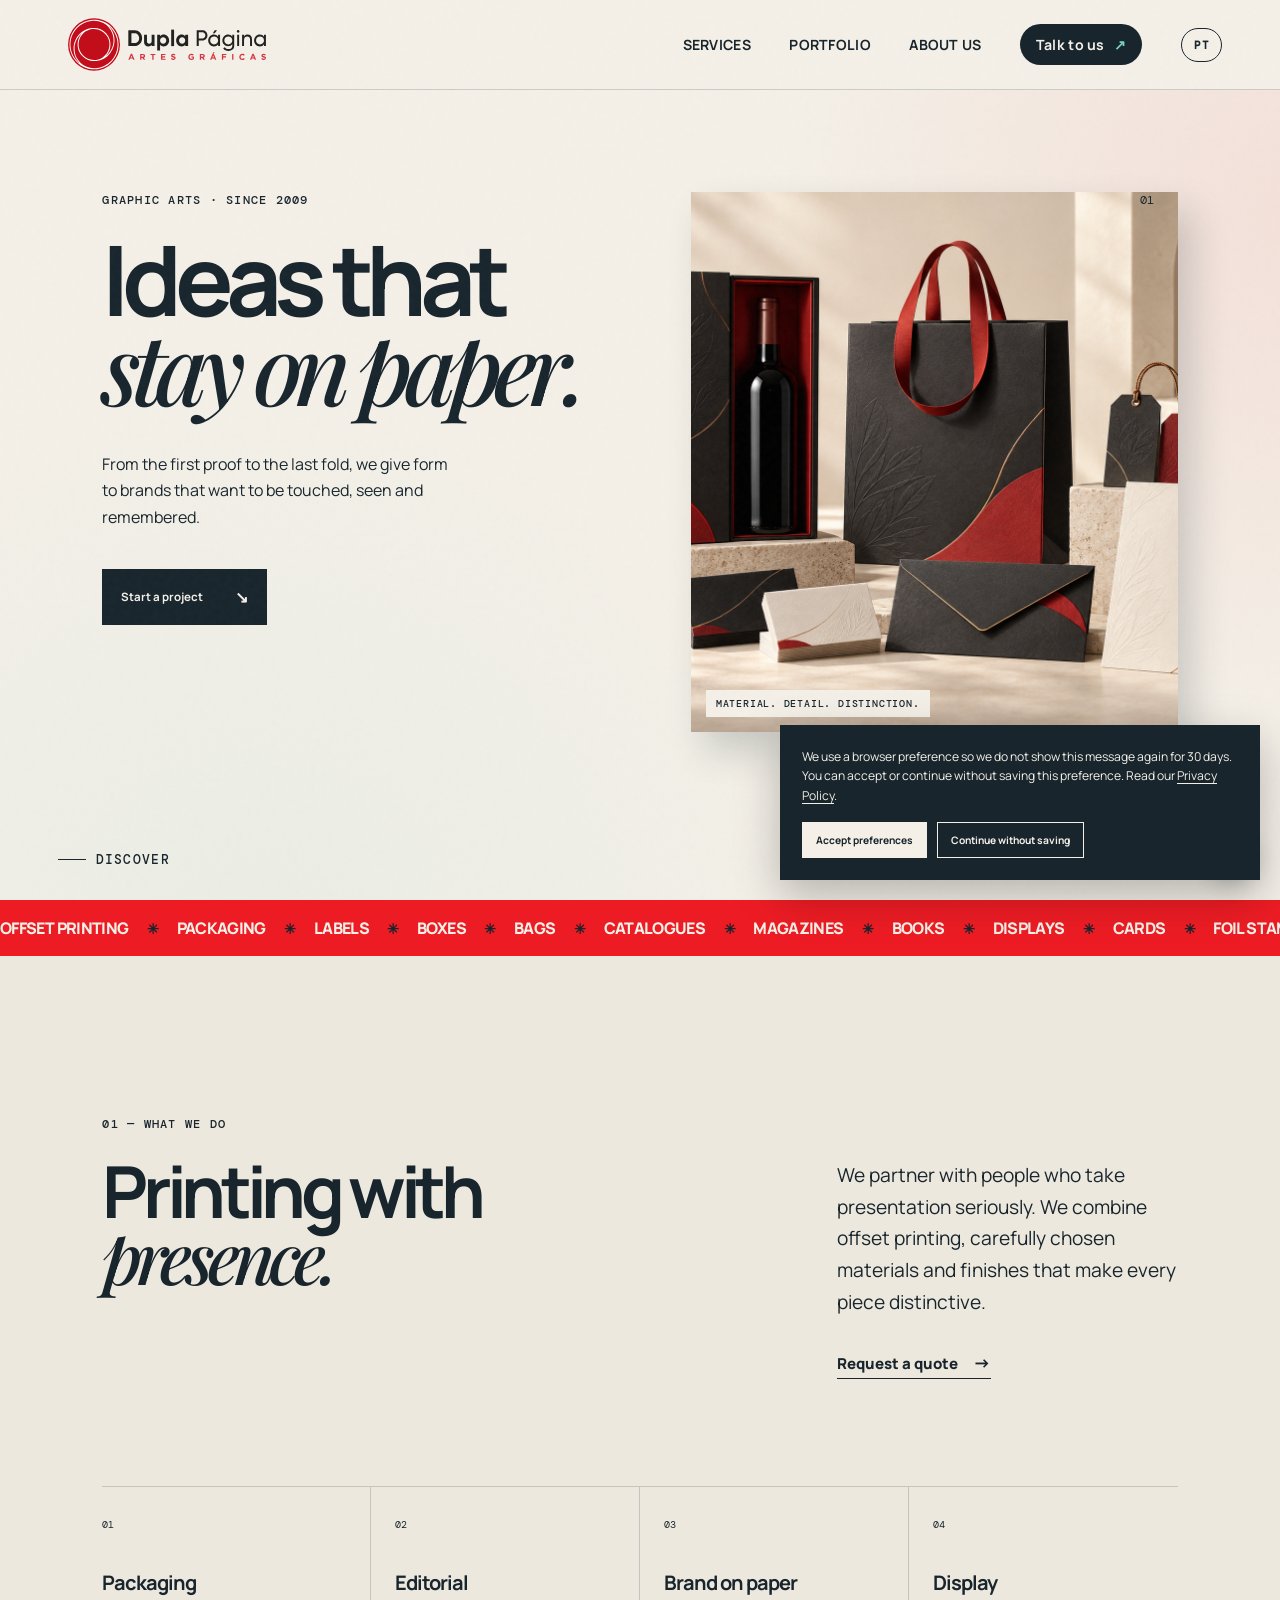
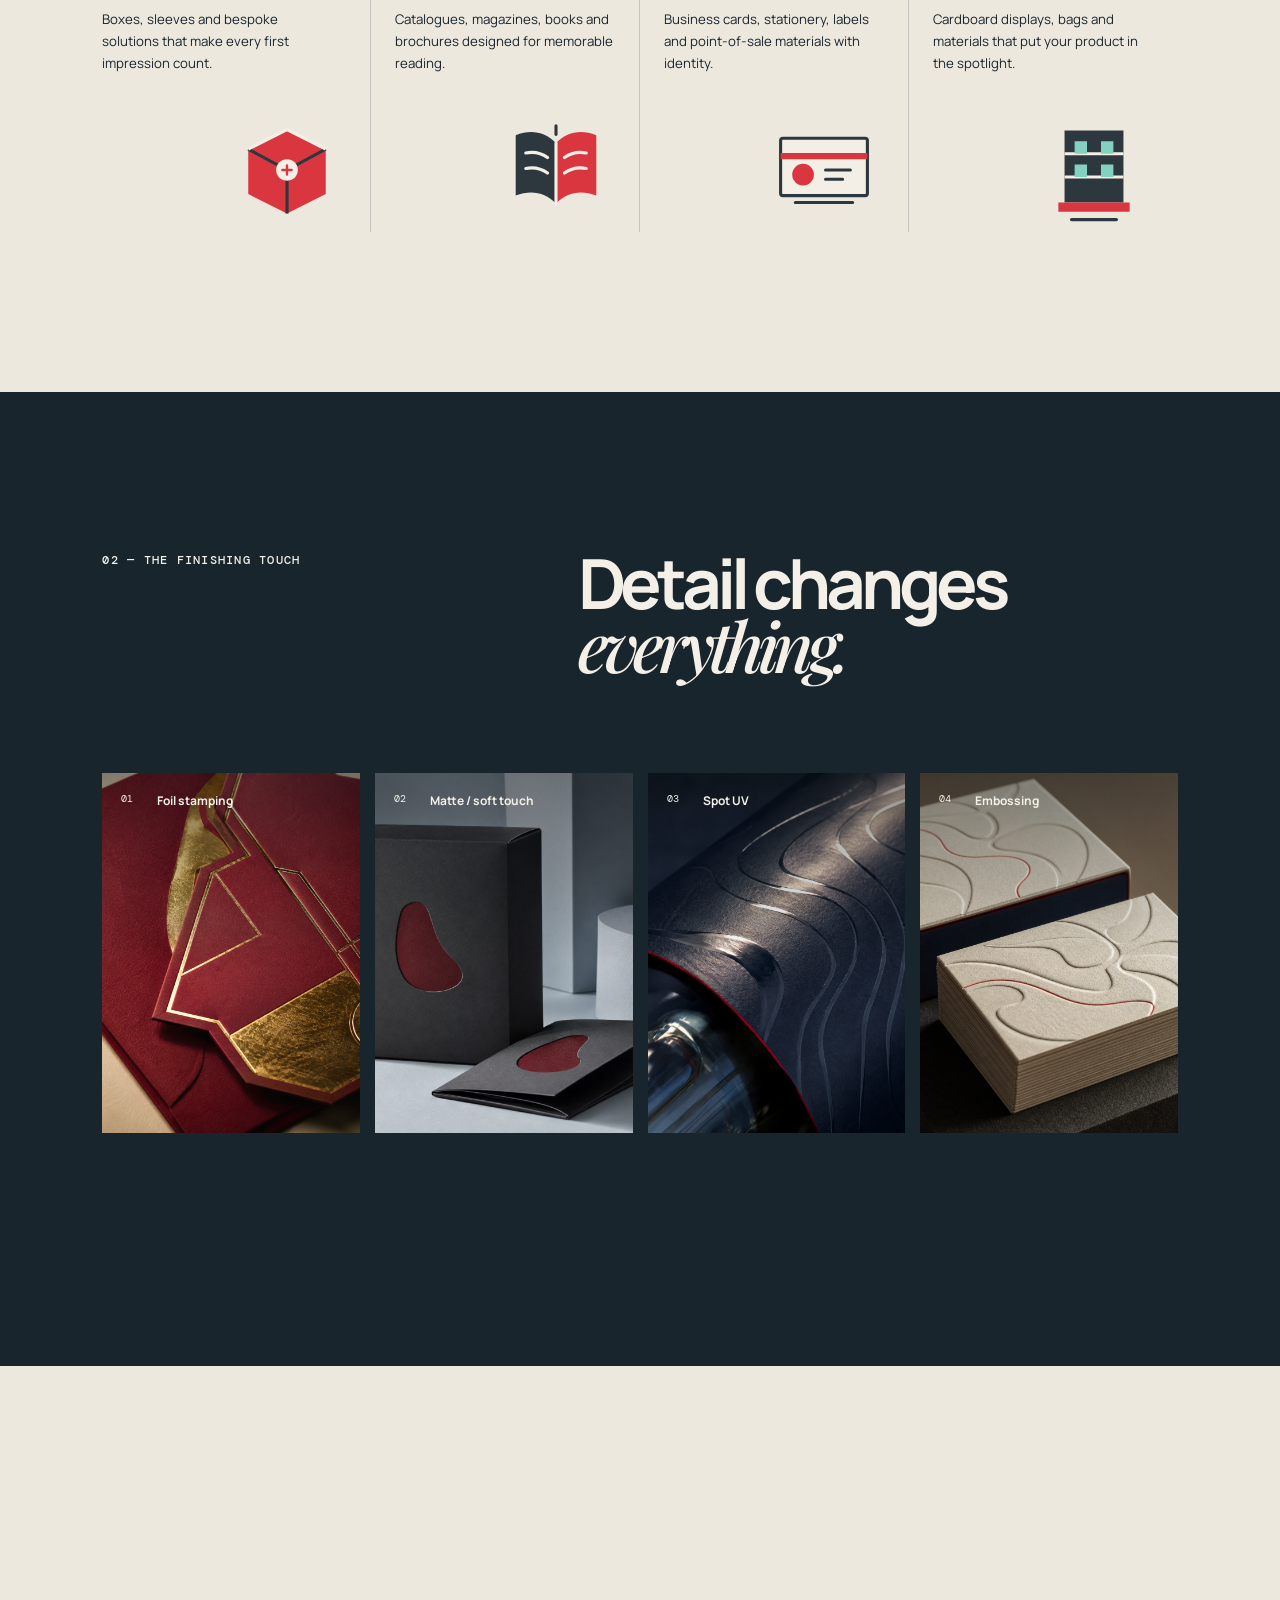
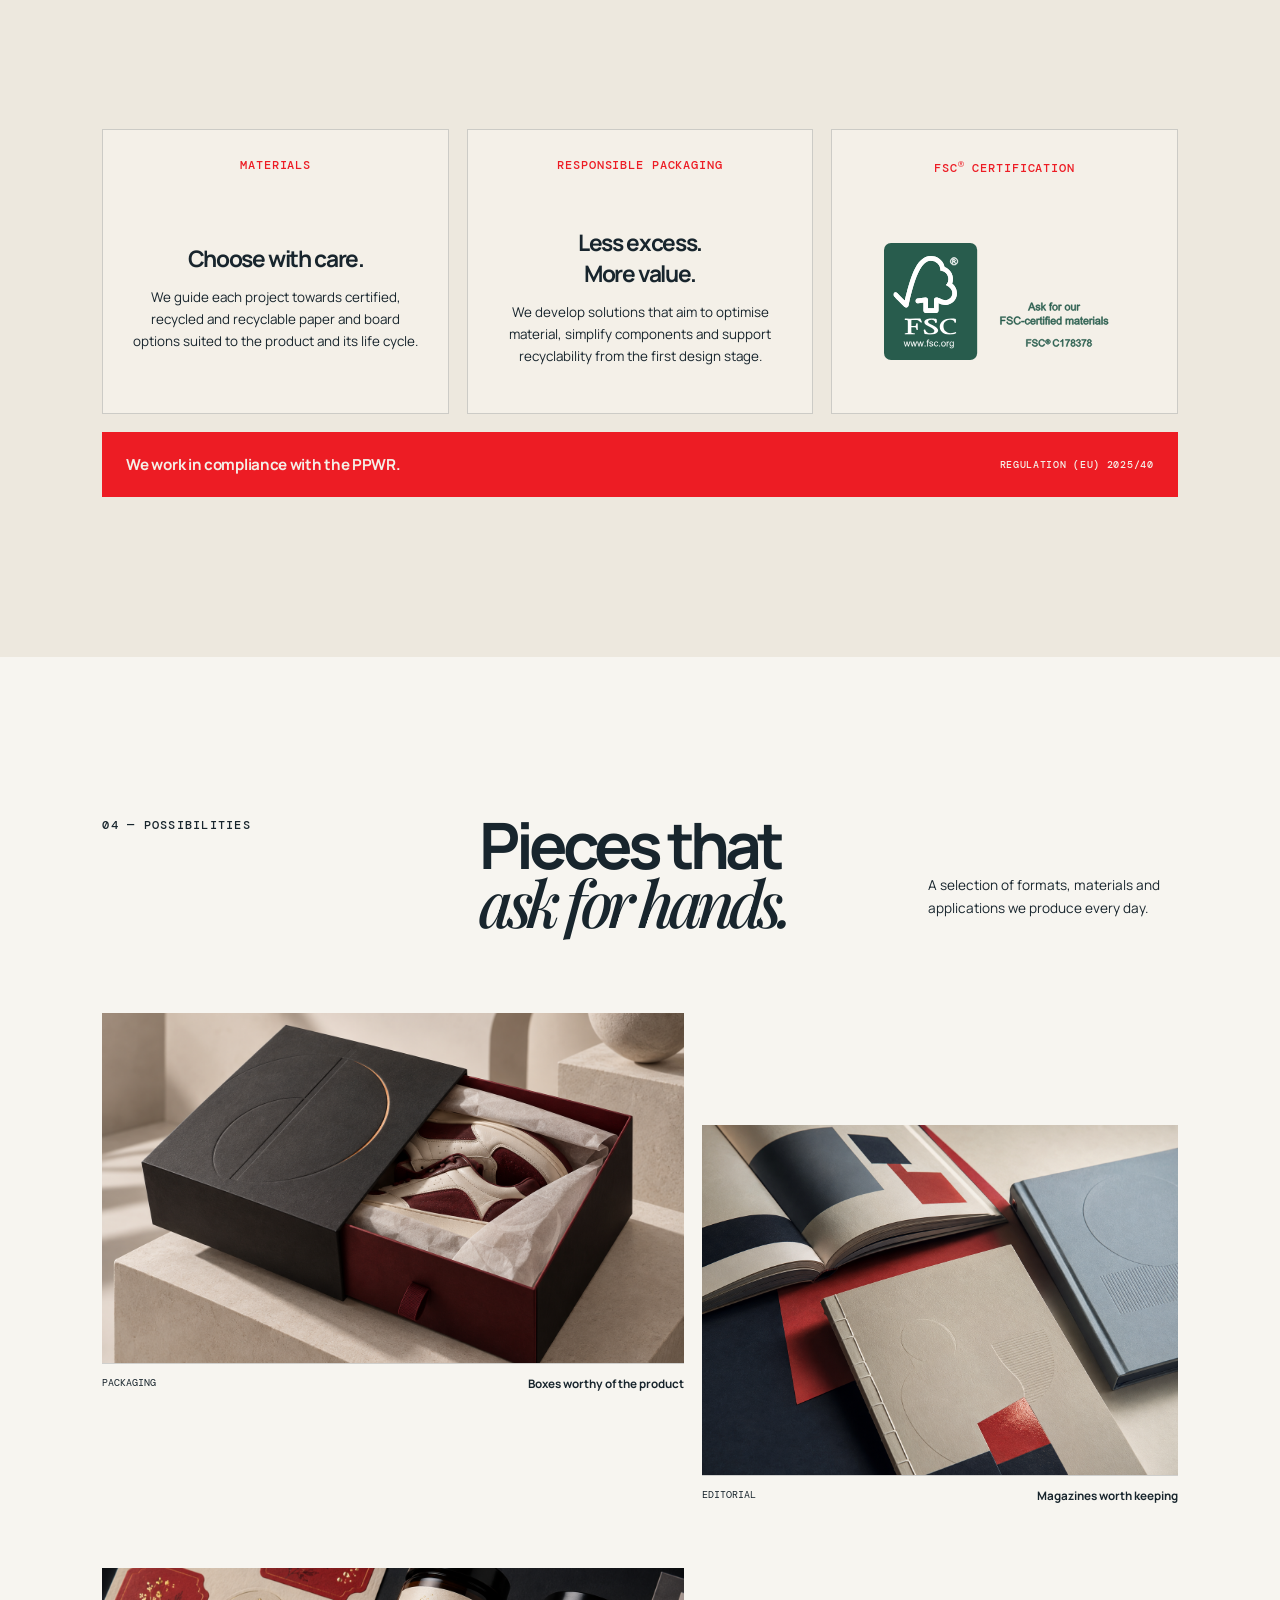
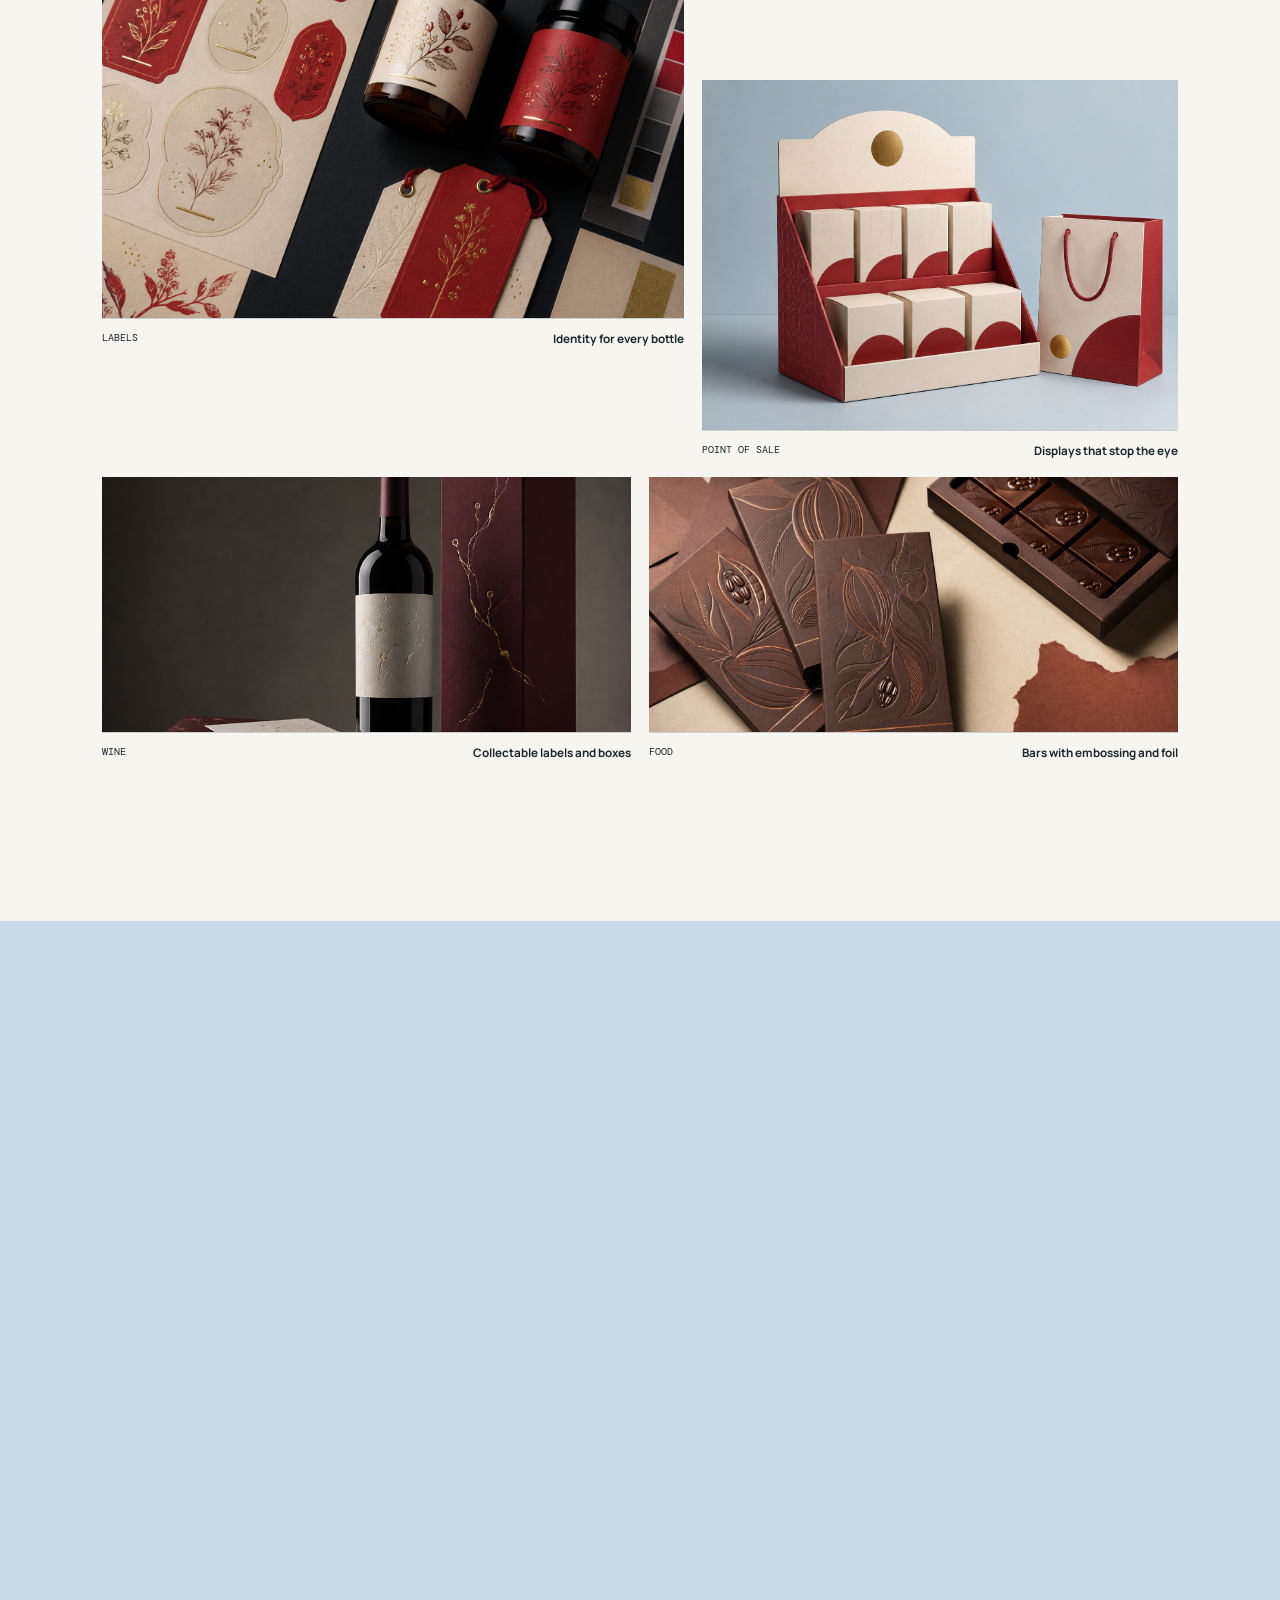
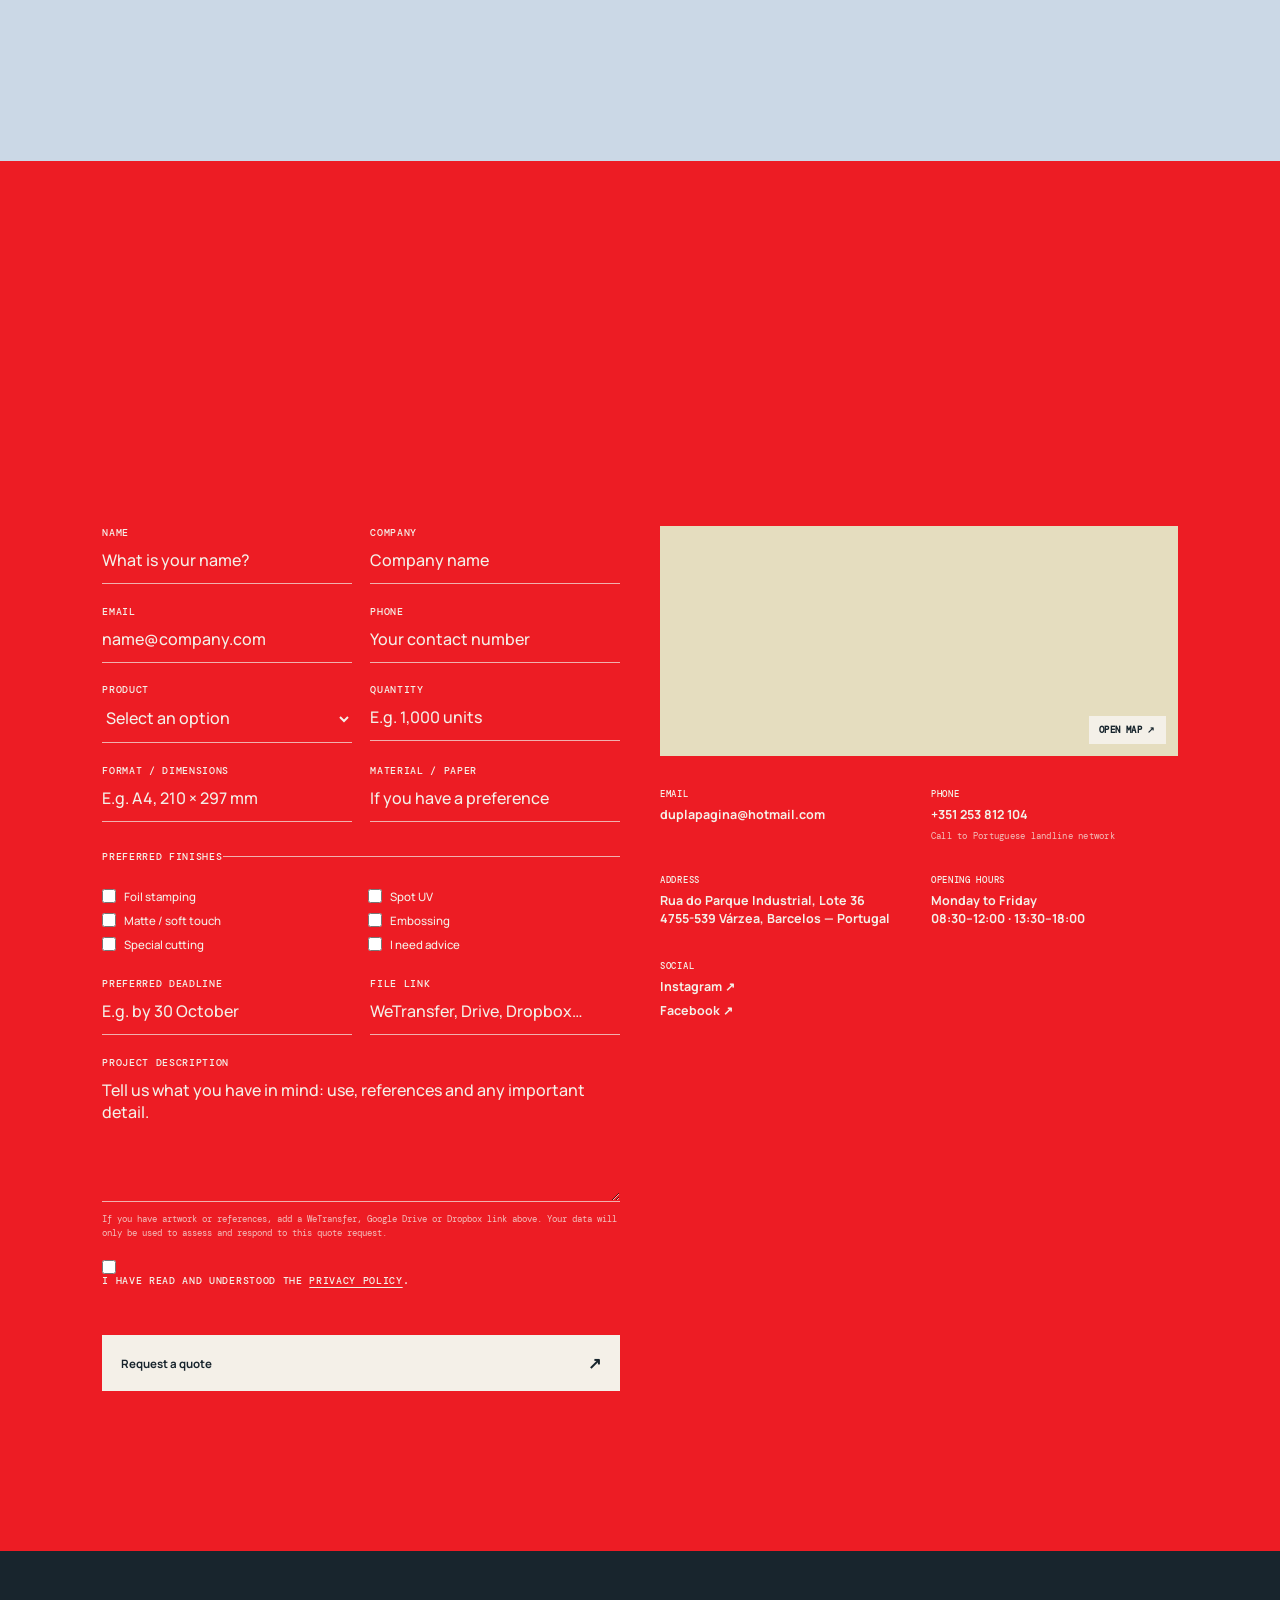
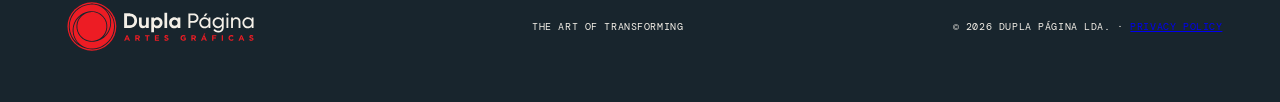
<file: en/index.html>
<!doctype html>
<html lang="en">
  <head>
    <meta charset="UTF-8" />
    <meta name="viewport" content="width=device-width, initial-scale=1.0" />
    <meta name="description" content="Dupla Página — offset printing, premium packaging and finishing." />
    <title>Dupla Página Lda. - Graphic Arts</title>
    <link rel="icon" type="image/svg+xml" href="../assets/favicon.svg" />
    <link rel="alternate" hreflang="pt-PT" href="https://www.duplapagina.pt/" />
    <link rel="alternate" hreflang="en" href="https://www.duplapagina.pt/en/" />
    <link rel="preconnect" href="https://fonts.googleapis.com" />
    <link rel="preconnect" href="https://fonts.gstatic.com" crossorigin />
    <link href="https://fonts.googleapis.com/css2?family=DM+Mono:wght@400;500&family=Manrope:wght@400;500;600;700;800&family=Playfair+Display:ital,wght@0,500;0,600;0,700;1,600&display=swap" rel="stylesheet" />
    <link rel="stylesheet" href="../styles.css" />
    <script defer src="https://cloud.umami.is/script.js" data-website-id="6ad08e51-8793-4ea6-9a2f-28024bf5d9da"></script>
    <style>
      :root { --orange: #ed1c24; --acid: #79cfc0; }
      .hero { background-image:radial-gradient(circle at 82% 12%,rgba(237,28,36,.075),transparent 34%),radial-gradient(circle at 16% 85%,rgba(121,207,192,.08),transparent 36%); background-size:125% 125%; animation:hero-background-drift 18s ease-in-out infinite alternate; }
      @keyframes hero-background-drift { from { background-position:0% 0%; } to { background-position:100% 60%; } }
      @media (prefers-reduced-motion: reduce) { .hero { animation:none; } }
      html { scroll-padding-top: 105px; }
      .site-header { position: sticky; top: 0; z-index: 30; transition: background .25s ease, box-shadow .25s ease, backdrop-filter .25s ease; }
      .site-header.is-scrolled { background: rgba(244,240,232,.74); box-shadow: 0 5px 18px rgba(24,37,45,.07); backdrop-filter: blur(10px); }
      .nav a { font-size: .88rem; }.nav .language-switch { padding:9px 12px; border:1px solid var(--ink); border-radius:999px; font:700 .67rem var(--mono); letter-spacing:.08em; transition:background .2s ease,color .2s ease,transform .2s ease; }.nav .language-switch:hover { background:var(--orange); color:var(--cream); border-color:var(--orange); transform:translateY(-2px); }
      .eyebrow { font-size: .78rem; }.scroll-prompt { font-size: .8rem; }.text-link { font-size: .94rem; }.marquee { color: var(--cream); }.marquee b { color: var(--ink); }.about { background:#cbd8e6; }.press-machine i { background:#79cfc0; }
      .official-logo,.footer-logo { display:block; line-height:0; }.official-logo img { display:block; width:218px; height:auto; }.footer-logo img { display:block; width:205px; height:auto; }
      .hero-product-image,.portfolio-photo,.about-photo { display:block; width:100%; height:100%; object-fit:cover; }.hero-product-image { box-shadow:14px 19px 34px rgba(24,37,45,.19); }.hero-art .hero-number,.hero-art .art-caption { z-index:2; }.hero-art .art-caption { background:var(--cream); padding:7px 10px; transform:none; font:500 .62rem var(--mono); font-style:normal; letter-spacing:.08em; text-transform:uppercase; }
      .service-icon { width:124px; height:124px; object-fit:contain; right:8%; }.finish-showcase { grid-template-columns:repeat(4,1fr); }.finish-photo { padding:0; }.finish-photo::after { content:''; position:absolute; inset:0; background:linear-gradient(180deg,rgba(10,16,20,.48),transparent 52%); pointer-events:none; }.finish-photo .finish-label { position:absolute; z-index:1; top:19px; left:19px; color:var(--cream); }
      .sustainability{background:var(--paper)}.sustainability-heading{display:grid;grid-template-columns:1fr 1.2fr .7fr;gap:20px}.sustainability h2{margin:0;font-size:clamp(3rem,5.1vw,5.45rem);line-height:.91;letter-spacing:-.07em}.sustainability h2 em{font-family:var(--serif);font-weight:500;letter-spacing:-.09em}.sustainability-heading>p:last-child{align-self:end;margin:0;font-size:.9rem;line-height:1.7}.sustainability-grid{display:grid;grid-template-columns:1fr 1fr 1fr;gap:18px;margin-top:5rem}.sustainability-card{position:relative;display:flex;flex-direction:column;align-items:center;justify-content:center;min-height:285px;padding:58px 24px 24px;border:1px solid var(--line);background:var(--cream);text-align:center}.sustainability-card>span{position:absolute;top:27px;right:18px;left:18px;font:500 .78rem var(--mono);letter-spacing:.07em;text-transform:uppercase;color:var(--orange)}.sustainability-card h3{margin:18px 0 12px;font-size:1.42rem;letter-spacing:-.06em}.sustainability-card p{margin:0;max-width:285px;font-size:.84rem;line-height:1.65}.fsc-approval-card{justify-content:center;background:var(--cream);color:var(--ink);border-color:var(--line)}.fsc-approval-mark{display:grid;place-items:center;width:115px;height:115px;border:1px dashed rgba(244,240,232,.75);color:var(--cream);font:700 1.42rem var(--sans);letter-spacing:-.07em}.fsc-logo{display:block;width:min(100%,240px);height:auto;max-height:125px;margin:26px auto 0;object-fit:contain;object-position:center}.ppwr-note{display:flex;justify-content:space-between;align-items:center;gap:24px;margin-top:18px;padding:22px 24px;background:var(--orange);color:var(--cream)}.ppwr-note b{color:var(--cream);font-size:.95rem;letter-spacing:-.02em}.ppwr-note span{color:var(--cream);font:500 .62rem var(--mono);text-transform:uppercase;letter-spacing:.07em}
      .work-extra { display:grid; grid-template-columns:1fr 1fr; gap:18px; margin-top:18px; }.work-extra-item { overflow:hidden; }.work-extra-item img { display:block; width:100%; height:255px; object-fit:cover; }.about-image>p { z-index:1; padding:9px 11px; background:rgba(24,37,45,.8); }
      .form-row { display:grid; grid-template-columns:1fr 1fr; gap:18px; }.contact { color:var(--cream); }.contact .eyebrow,.contact .contact-top>p:last-child,.contact-form label,.contact-form input,.contact-form textarea,.contact-form input::placeholder,.contact-form textarea::placeholder,.details-grid a,.details-grid p { color:var(--cream); }.contact-form input,.contact-form textarea { border-color:rgba(244,240,232,.7); }
      .contact-form select { display:block; width:100%; padding:10px 0 12px; border:0; border-bottom:1px solid rgba(244,240,232,.7); border-radius:0; background:transparent; color:var(--cream); font:500 1rem var(--sans); outline:0; }.contact-form select option { color:var(--ink); }.contact-form fieldset { margin:7px 0 1.55rem; padding:14px 0 0; border:0; border-top:1px solid rgba(244,240,232,.7); }.contact-form legend { padding:0; font:500 .6rem var(--mono); letter-spacing:.07em; text-transform:uppercase; }.finish-options { display:grid; grid-template-columns:1fr 1fr; gap:9px 14px; margin-top:12px; }.finish-options label,.privacy-check { display:flex; align-items:center; gap:8px; margin:0; color:var(--cream); font:500 .72rem var(--sans); letter-spacing:0; text-transform:none; cursor:pointer; }.finish-options input,.privacy-check input { width:14px; height:14px; margin:0; accent-color:var(--cream); }.form-note { display:block; margin-top:-9px; color:rgba(244,240,232,.78); font:400 .56rem var(--mono); line-height:1.5; }.privacy-check { align-items:flex-start; margin-top:20px; line-height:1.45; }.privacy-check input { flex:0 0 auto; margin-top:2px; }.privacy-check a,.form-note a { color:var(--cream); text-decoration-thickness:1px; text-underline-offset:3px; }
      .button-light { background:var(--cream); color:var(--ink); }.map-placeholder { color:var(--ink); }.map-placeholder iframe { width:100%; height:100%; border:0; filter:saturate(.72) contrast(.96); }.map-link { position:absolute; right:12px; bottom:12px; z-index:2; padding:8px 10px; background:var(--cream); color:var(--ink); font:700 .57rem var(--mono); text-decoration:none; text-transform:uppercase; letter-spacing:.04em; }.phone-note { font:400 .54rem var(--mono); letter-spacing:.03em; opacity:.78; }.back-to-top { position:fixed; right:24px; bottom:24px; z-index:20; width:48px; height:48px; display:grid; place-items:center; background:var(--ink); color:var(--cream); border:1px solid rgba(244,240,232,.35); border-radius:50%; text-decoration:none; font:400 1.25rem var(--sans); box-shadow:0 8px 20px rgba(24,37,45,.22); }.back-to-top:hover { background:var(--orange); }.sustainability-popup[hidden],.cookie-banner[hidden]{display:none}.sustainability-popup{position:fixed;inset:0;z-index:60;display:grid;place-items:center;padding:22px;background:rgba(24,37,45,.42)}.popup-panel{position:relative;width:min(560px,100%);padding:clamp(30px,5vw,52px);overflow:hidden;background:var(--cream);color:var(--ink);box-shadow:0 28px 70px rgba(0,0,0,.28)}.popup-panel::before{content:'';position:absolute;top:0;right:0;width:32%;height:9px;background:var(--orange)}.popup-close{position:absolute;top:17px;right:18px;width:32px;height:32px;border:0;background:transparent;color:var(--ink);font:400 1.65rem var(--sans);line-height:1;cursor:pointer}.popup-kicker{margin:0 0 18px;color:var(--orange);font:500 .68rem var(--mono);letter-spacing:.08em;text-transform:uppercase}.popup-panel h2{max-width:430px;margin:0 0 18px;font-size:clamp(2.25rem,5.4vw,4rem);line-height:.91;letter-spacing:-.065em}.popup-panel h2 em{font-family:var(--serif);font-weight:500}.popup-panel>p:not(.popup-kicker){max-width:450px;margin:0;font-size:.95rem;line-height:1.7}.popup-actions{display:flex;align-items:center;gap:22px;margin-top:30px}.popup-actions .button{padding:15px 18px}.popup-dismiss{padding:0;border:0;background:transparent;color:var(--ink);font:500 .72rem var(--sans);text-decoration:underline;text-underline-offset:4px;cursor:pointer}.cookie-banner{position:fixed;right:20px;bottom:20px;z-index:70;width:min(480px,calc(100% - 40px));padding:22px;background:var(--ink);color:var(--cream);box-shadow:0 16px 42px rgba(0,0,0,.25)}.cookie-banner p{margin:0;font-size:.76rem;line-height:1.6}.cookie-banner a{color:var(--cream);text-underline-offset:3px}.cookie-actions{display:flex;gap:10px;margin-top:17px}.cookie-actions button{padding:10px 13px;border:1px solid var(--cream);background:transparent;color:var(--cream);font:700 .64rem var(--sans);cursor:pointer}.cookie-actions .cookie-accept{background:var(--cream);color:var(--ink)}
      @media(max-width:760px){html{scroll-padding-top:84px}.official-logo img{width:185px}.work-extra{grid-template-columns:1fr}.work-extra-item img{height:235px}.finish-showcase{grid-template-columns:1fr 1fr}.finish-card{height:245px}.form-row,.finish-options,.sustainability-heading,.sustainability-grid{grid-template-columns:1fr;gap:0}.sustainability-grid{margin-top:3rem;gap:18px}.sustainability-card{min-height:230px}.ppwr-note{display:block}.ppwr-note span{display:block;margin-top:8px}}@media(max-width:560px){.popup-actions{align-items:flex-start;flex-direction:column;gap:16px}.cookie-banner{right:12px;bottom:12px;width:calc(100% - 24px)}}
      .finish-photo img { display: block; width: 100%; height: 100%; object-fit: cover; }
    </style>
  </head>
  <body id="top">
    <div class="page-noise" aria-hidden="true"></div>
    <header class="site-header">
      <a class="official-logo" href="#top" aria-label="Dupla Página home"><img src="../assets/dupla-pagina-logo.svg" alt="Dupla Página — Graphic Arts" /></a>
      <button class="menu-toggle" aria-label="Open menu" aria-expanded="false"><span></span><span></span></button>
      <nav class="nav" aria-label="Main navigation"><a href="#services">SERVICES</a><a href="#portfolio">PORTFOLIO</a><a href="#about">ABOUT US</a><a href="#contact" class="nav-contact">Talk to us <span>↗</span></a><a href="../index.html" class="language-switch" lang="pt-PT" hreflang="pt-PT" aria-label="Ver website em português">PT</a></nav>
    </header>
    <main>
      <section class="hero"><div class="hero-copy reveal"><p class="eyebrow">Graphic arts · since 2009</p><h1>Ideas that<br /><em>stay on paper.</em></h1><p class="hero-text">From the first proof to the last fold, we give form to brands that want to be touched, seen and remembered.</p><a href="#contact" class="button button-dark">Start a project <span>↘</span></a></div><div class="hero-art reveal"><div class="hero-number">01</div><img class="hero-product-image" src="../assets/hero-premium-collection-v2.png" alt="Premium collection of packaging, paper bag, tags, cards, envelope and letterhead" /><p class="art-caption">MATERIAL. DETAIL. DISTINCTION.</p></div><a href="#services" class="scroll-prompt"><span></span>Discover</a></section>
      <section class="marquee" aria-label="Key services"><div class="marquee-inner">OFFSET PRINTING <b>✳</b> PACKAGING <b>✳</b> LABELS <b>✳</b> BOXES <b>✳</b> BAGS <b>✳</b> CATALOGUES <b>✳</b> MAGAZINES <b>✳</b> BOOKS <b>✳</b> DISPLAYS <b>✳</b> CARDS <b>✳</b> FOIL STAMPING <b>✳</b> SPOT UV <b>✳</b> EMBOSSING <b>✳</b> OFFSET PRINTING <b>✳</b> PACKAGING <b>✳</b> LABELS <b>✳</b> BOXES <b>✳</b> BAGS <b>✳</b> CATALOGUES <b>✳</b> MAGAZINES <b>✳</b> BOOKS <b>✳</b> DISPLAYS <b>✳</b> CARDS <b>✳</b> FOIL STAMPING <b>✳</b> SPOT UV <b>✳</b> EMBOSSING <b>✳</b></div></section>
      <section class="intro section-pad" id="services"><p class="eyebrow reveal">01 — What we do</p><div class="intro-grid"><h2 class="reveal">Printing with<br /><em>presence.</em></h2><div class="intro-text reveal"><p>We partner with people who take presentation seriously. We combine offset printing, carefully chosen materials and finishes that make every piece distinctive.</p><a href="#contact" class="text-link">Request a quote <span>→</span></a></div></div><div class="service-list"><article class="service-card reveal"><span>01</span><h3>Packaging</h3><p>Boxes, sleeves and bespoke solutions that make every first impression count.</p><img class="service-icon" src="../assets/packaging.svg" alt="Packaging box icon" /></article><article class="service-card reveal"><span>02</span><h3>Editorial</h3><p>Catalogues, magazines, books and brochures designed for memorable reading.</p><img class="service-icon" src="../assets/editorial.svg" alt="Editorial publication icon" /></article><article class="service-card reveal"><span>03</span><h3>Brand on paper</h3><p>Business cards, stationery, labels and point-of-sale materials with identity.</p><img class="service-icon" src="../assets/marca-no-papel.svg" alt="Brand stationery icon" /></article><article class="service-card reveal"><span>04</span><h3>Display</h3><p>Cardboard displays, bags and materials that put your product in the spotlight.</p><img class="service-icon" src="../assets/exposicao.svg" alt="Display icon" /></article></div></section>
      <section class="finishes section-pad"><div class="finishes-title reveal"><p class="eyebrow">02 — The finishing touch</p><h2>Detail changes <em>everything.</em></h2></div><div class="finish-showcase"><div class="finish-card finish-photo reveal"><img src="../assets/finish-gold-foil.png" alt="Gold foil on premium card" /><div class="finish-label"><span>01</span><b>Foil stamping</b></div></div><div class="finish-card finish-photo reveal"><img src="../assets/finish-soft-touch.png" alt="Soft touch laminate on premium packaging" /><div class="finish-label"><span>02</span><b>Matte / soft touch</b></div></div><div class="finish-card finish-photo reveal"><img src="../assets/finish-spot-uv.png" alt="Spot UV on premium packaging" /><div class="finish-label"><span>03</span><b>Spot UV</b></div></div><div class="finish-card finish-photo reveal"><img src="../assets/finish-high-emboss.png" alt="Embossing on premium card" /><div class="finish-label"><span>04</span><b>Embossing</b></div></div></div><div class="finish-footer reveal"><p>Matte or gloss lamination, spot UV, blind embossing, special cutting and much more.</p><a href="#contact" class="text-link">Explore finishes <span>→</span></a></div></section>
      <section class="sustainability section-pad" id="sustainability"><div class="sustainability-heading reveal"><p class="eyebrow">03 — Sustainability</p><h2>Printing better<br /><em>for the future.</em></h2><p>We combine technical knowledge, responsible materials and production choices that reduce environmental impact without taking strength away from the packaging.</p></div><div class="sustainability-grid"><article class="sustainability-card reveal"><span>Materials</span><h3>Choose with care.</h3><p>We guide each project towards certified, recycled and recyclable paper and board options suited to the product and its life cycle.</p></article><article class="sustainability-card reveal"><span>Responsible packaging</span><h3>Less excess.<br />More value.</h3><p>We develop solutions that aim to optimise material, simplify components and support recyclability from the first design stage.</p></article><article class="sustainability-card fsc-approval-card reveal"><span>FSC<sup>®</sup> certification</span><img class="fsc-logo" src="../assets/fsc-logo-en.svg" alt="FSC logo — licence code FSC-C178378" /></article></div><div class="ppwr-note reveal"><b>We work in compliance with the PPWR.</b><span>Regulation (EU) 2025/40</span></div></section>
      <section class="work section-pad" id="portfolio"><div class="work-heading reveal"><p class="eyebrow">04 — Possibilities</p><h2>Pieces that<br /><em>ask for hands.</em></h2><p>A selection of formats, materials and applications we produce every day.</p></div><div class="work-grid"><article class="work-item item-packaging reveal"><div class="project-art"><img class="portfolio-photo" src="../assets/portfolio-sneaker-box.png" alt="Premium sneaker box with soft-touch finish and metallic detail" /></div><div class="work-meta"><span>Packaging</span><b>Boxes worthy of the product</b></div></article><article class="work-item item-editorial reveal"><div class="project-art"><img class="portfolio-photo" src="../assets/portfolio-editorial.png" alt="Premium magazines and books" /></div><div class="work-meta"><span>Editorial</span><b>Magazines worth keeping</b></div></article><article class="work-item item-labels reveal"><div class="project-art"><img class="portfolio-photo" src="../assets/portfolio-labels.png" alt="Premium labels with spot UV" /></div><div class="work-meta"><span>Labels</span><b>Identity for every bottle</b></div></article><article class="work-item item-display reveal"><div class="project-art"><img class="portfolio-photo" src="../assets/portfolio-display.png" alt="Cardboard display and printed bag" /></div><div class="work-meta"><span>Point of sale</span><b>Displays that stop the eye</b></div></article></div><div class="work-extra"><article class="work-extra-item reveal"><img src="../assets/portfolio-wine.png" alt="Wine bottle with label and premium box" /><div class="work-meta"><span>Wine</span><b>Collectable labels and boxes</b></div></article><article class="work-extra-item reveal"><img src="../assets/portfolio-chocolate.png" alt="Chocolate bars with cocoa embossing" /><div class="work-meta"><span>Food</span><b>Bars with embossing and foil</b></div></article></div></section>
      <section class="about section-pad" id="about"><div class="about-image reveal"><img class="about-photo" src="../assets/about-offset-press.png" alt="Offset press in production" /><p>A good print starts with a good conversation.</p></div><div class="about-copy reveal"><p class="eyebrow">05 — The print house</p><h2>Craft, technique<br /><em>and curiosity.</em></h2><p>At Dupla Página, we believe paper still has a special place. It is tactile, long-lasting and creates connections. That is why we follow every project closely — from file to delivery.</p><p>We work with brands, agencies, publishers and people who value production done well.</p><div class="stats"><div><b>+17</b><span>years of craft</span></div><div><b>∞</b><span>possibilities</span></div></div></div></section>
      <section class="contact section-pad" id="contact"><div class="contact-top reveal"><p class="eyebrow">06 — Contact</p><h2>Let’s make it<br /><em>happen.</em></h2><p>Tell us about your idea. We will respond with the right questions and a tailored proposal.</p></div><div class="contact-grid"><form class="contact-form reveal" action="https://formsubmit.co/duplapagina@hotmail.com" method="POST"><input type="hidden" name="_subject" value="New website enquiry — Dupla Página" /><input type="hidden" name="_template" value="table" /><input type="hidden" name="_captcha" value="false" /><input type="hidden" name="_next" value="https://www.duplapagina.pt/en/thank-you.html" /><div class="form-row"><label>Name<input required name="name" type="text" placeholder="What is your name?" /></label><label>Company<input name="company" type="text" placeholder="Company name" /></label></div><div class="form-row"><label>Email<input required name="email" type="email" placeholder="name@company.com" /></label><label>Phone<input name="phone" type="tel" placeholder="Your contact number" /></label></div><div class="form-row"><label>Product<select required name="product_type"><option value="" selected disabled>Select an option</option><option>Packaging / boxes</option><option>Labels and stickers</option><option>Magazines, books or catalogues</option><option>Business cards and stationery</option><option>Displays and point of sale</option><option>Bags and other</option></select></label><label>Quantity<input name="quantity" type="text" placeholder="E.g. 1,000 units" /></label></div><div class="form-row"><label>Format / dimensions<input name="format" type="text" placeholder="E.g. A4, 210 × 297 mm" /></label><label>Material / paper<input name="material" type="text" placeholder="If you have a preference" /></label></div><fieldset><legend>Preferred finishes</legend><div class="finish-options"><label><input name="finishes[]" type="checkbox" value="Foil stamping" />Foil stamping</label><label><input name="finishes[]" type="checkbox" value="Spot UV" />Spot UV</label><label><input name="finishes[]" type="checkbox" value="Matte / soft touch" />Matte / soft touch</label><label><input name="finishes[]" type="checkbox" value="Embossing" />Embossing</label><label><input name="finishes[]" type="checkbox" value="Special cutting" />Special cutting</label><label><input name="finishes[]" type="checkbox" value="Need advice" />I need advice</label></div></fieldset><div class="form-row"><label>Preferred deadline<input name="deadline" type="text" placeholder="E.g. by 30 October" /></label><label>File link<input name="file_link" type="url" placeholder="WeTransfer, Drive, Dropbox…" /></label></div><label>Project description<textarea required name="message" rows="5" placeholder="Tell us what you have in mind: use, references and any important detail."></textarea></label><small class="form-note">If you have artwork or references, add a WeTransfer, Google Drive or Dropbox link above. Your data will only be used to assess and respond to this quote request.</small><label class="privacy-check"><input required name="privacy_acknowledgement" type="checkbox" value="I have read and understood the Privacy Policy" /><span>I have read and understood the <a href="privacy-policy.html" target="_blank" rel="noopener">Privacy Policy</a>.</span></label><button class="button button-light" type="submit">Request a quote <span>↗</span></button></form><div class="contact-details reveal"><div class="map-placeholder"><iframe title="Dupla Página map" src="https://www.google.com/maps?q=Rua%20do%20Parque%20Industrial%2C%20Lote%2036%2C%204755-539%20V%C3%A1rzea%2C%20Barcelos%2C%20Portugal&amp;output=embed" loading="lazy"></iframe><a class="map-link" href="https://www.google.com/maps/search/?api=1&amp;query=Rua%20do%20Parque%20Industrial%2C%20Lote%2036%2C%204755-539%20V%C3%A1rzea%2C%20Barcelos%2C%20Portugal" target="_blank" rel="noopener">Open map ↗</a></div><div class="details-grid"><div><span>Email</span><a href="mailto:duplapagina@hotmail.com">duplapagina@hotmail.com</a></div><div><span>Phone</span><a href="tel:+351253812104">+351 253 812 104</a><small class="phone-note">Call to Portuguese landline network</small></div><div><span>Address</span><p>Rua do Parque Industrial, Lote 36<br />4755-539 Várzea, Barcelos — Portugal</p></div><div><span>Opening hours</span><p>Monday to Friday<br />08:30–12:00 · 13:30–18:00</p></div><div><span>Social</span><a href="https://instagram.com/duplapagina" target="_blank" rel="noopener">Instagram ↗</a><a href="https://facebook.com/duplapagina" target="_blank" rel="noopener">Facebook ↗</a></div></div></div></div></section>
    </main>
    <section class="sustainability-popup" id="sustainability-popup" aria-labelledby="popup-title" aria-modal="true" role="dialog" hidden><div class="popup-panel"><button class="popup-close" type="button" aria-label="Close">×</button><p class="popup-kicker">Responsible packaging · FSC<sup>®</sup></p><h2 id="popup-title">Packaging for<br /><em>the next chapter.</em></h2><p>The PPWR is changing how packaging is designed. We develop sustainable, FSC<sup>®</sup>-certified solutions oriented towards recyclability and your project’s compliance needs.</p><div class="popup-actions"><a class="button button-dark popup-action" href="#contact">Request a sustainable quote <span>↗</span></a><button class="popup-dismiss" type="button">Not now</button></div></div></section>
    <aside class="cookie-banner" id="cookie-banner" aria-label="Cookie preferences" hidden><p>We use a browser preference so we do not show this message again for 30 days. You can accept or continue without saving this preference. Read our <a href="privacy-policy.html">Privacy Policy</a>.</p><div class="cookie-actions"><button class="cookie-accept" type="button">Accept preferences</button><button class="cookie-reject" type="button">Continue without saving</button></div></aside>
    <a class="back-to-top" href="#top" aria-label="Back to top" title="Back to top">↑</a>
    <footer><a class="footer-logo" href="#top" aria-label="Dupla Página home"><img src="../assets/dupla-pagina-logo-footer.svg" alt="Dupla Página — Graphic Arts" /></a><p>The Art of transforming</p><span>© <span id="year"></span> Dupla Página Lda. · <a href="privacy-policy.html">Privacy Policy</a></span></footer>
    <script src="../script.js"></script>
  </body>
</html>
</file>
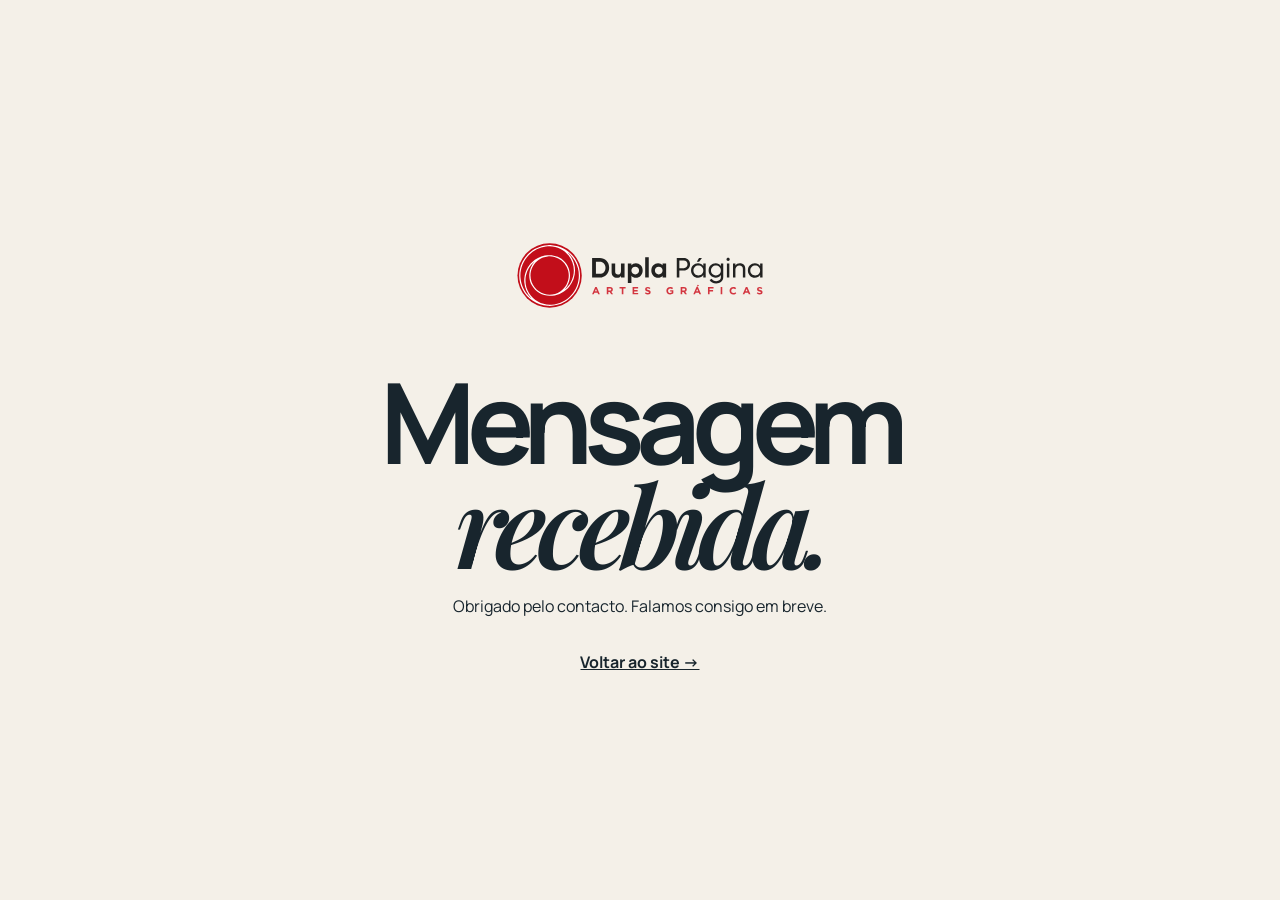
<file: obrigado.html>
<!doctype html><html lang="pt-PT"><head><meta charset="utf-8"><meta name="viewport" content="width=device-width,initial-scale=1"><title>Obrigado — Dupla Página</title><link rel="icon" type="image/svg+xml" href="assets/favicon.svg"><link href="https://fonts.googleapis.com/css2?family=Manrope:wght@500;700&family=Playfair+Display:ital,wght@0,600;1,600&display=swap" rel="stylesheet"><style>body{margin:0;min-height:100vh;display:grid;place-items:center;background:#f4f0e8;color:#18252d;font-family:Manrope,sans-serif}.wrap{padding:3rem;text-align:center}.mark{display:block;width:min(270px,70vw);height:auto;margin:0 auto 3rem}h1{font-size:clamp(3rem,9vw,7rem);line-height:.9;letter-spacing:-.08em;margin:0 0 1rem}em{font-family:'Playfair Display',serif;font-weight:600}p{line-height:1.6}a{display:inline-block;margin-top:1rem;color:#18252d;font-weight:700}</style></head><body><main class="wrap"><img class="mark" src="assets/dupla-pagina-logo.svg" alt="Dupla Página — Artes Gráficas"><h1>Mensagem<br><em>recebida.</em></h1><p>Obrigado pelo contacto. Falamos consigo em breve.</p><a href="index.html">Voltar ao site →</a></main></body></html>
</file>
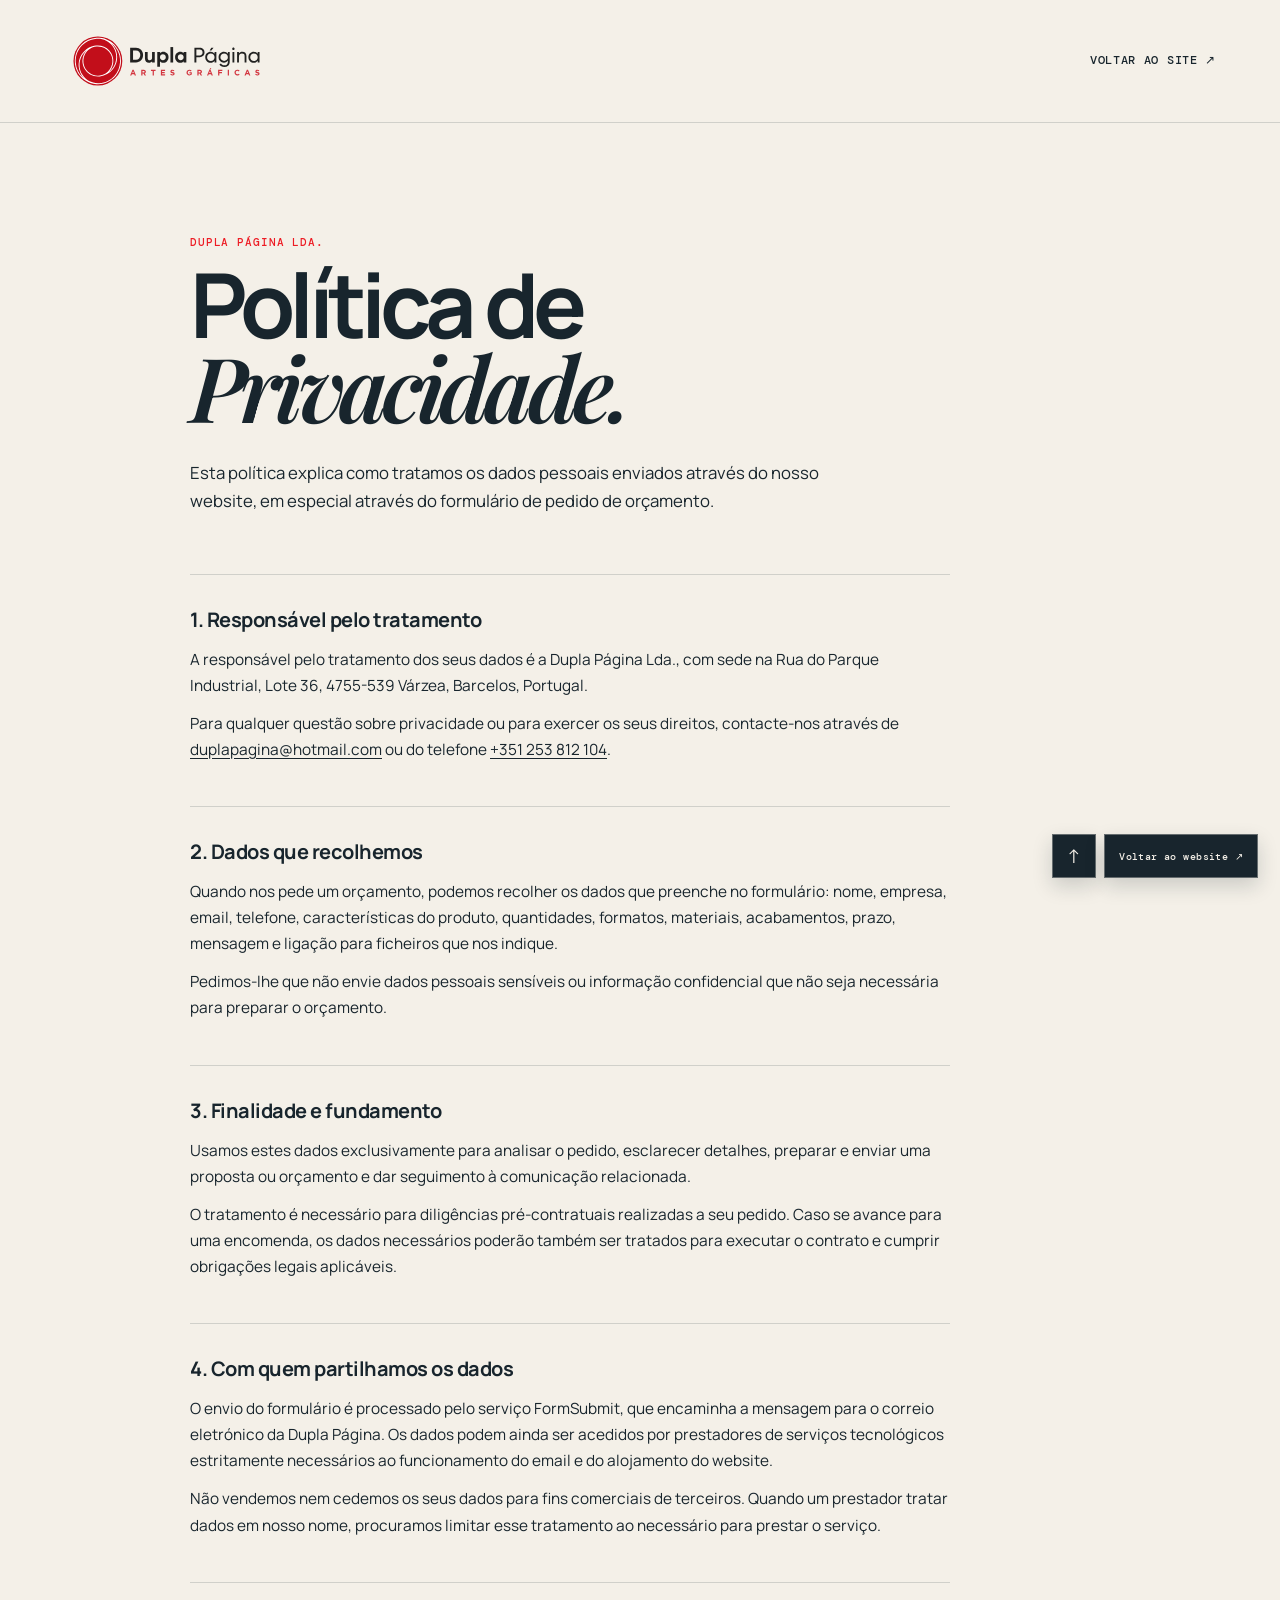
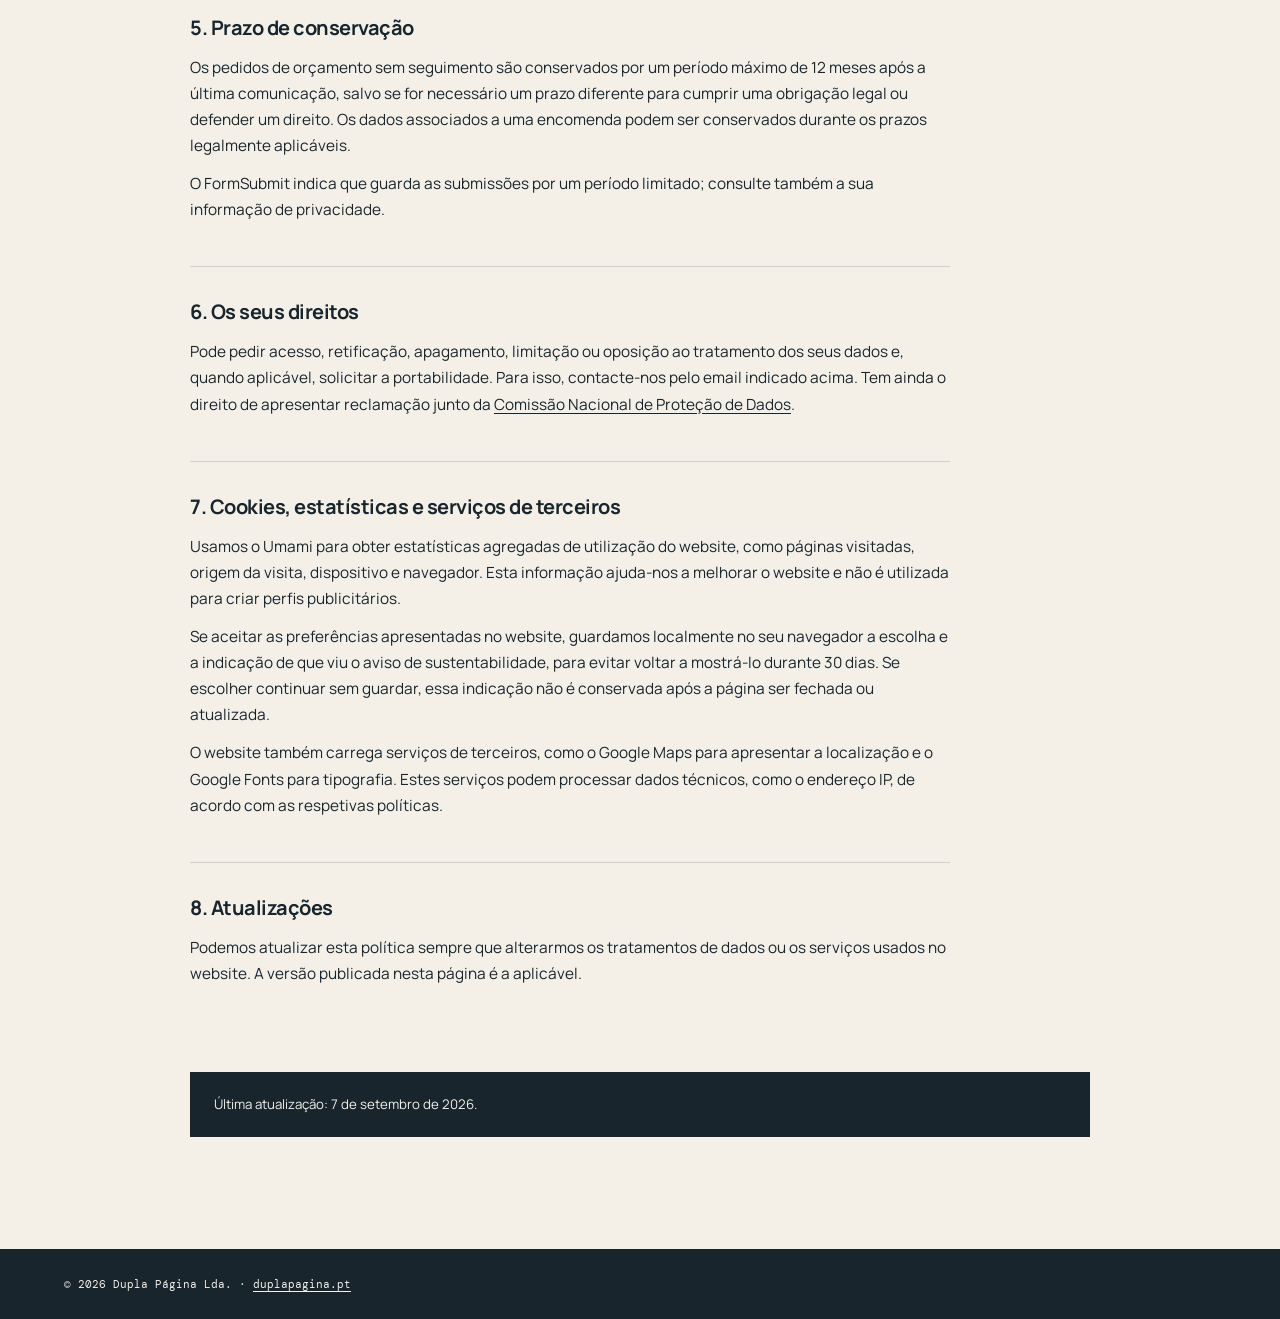
<file: politica-de-privacidade.html>
<!doctype html>
<html lang="pt-PT">
  <head>
    <meta charset="UTF-8" />
    <meta name="viewport" content="width=device-width, initial-scale=1.0" />
    <meta name="description" content="Política de Privacidade da Dupla Página Lda." />
    <title>Política de Privacidade — Dupla Página Lda.</title>
    <link rel="icon" type="image/svg+xml" href="assets/favicon.svg" />
    <link rel="preconnect" href="https://fonts.googleapis.com" />
    <link rel="preconnect" href="https://fonts.gstatic.com" crossorigin />
    <link href="https://fonts.googleapis.com/css2?family=DM+Mono:wght@400;500&family=Manrope:wght@400;500;600;700;800&family=Playfair+Display:ital,wght@0,500;0,600;0,700;1,600&display=swap" rel="stylesheet" />
    <style>
      :root { --ink: #18252d; --cream: #f4f0e8; --red: #ed1c24; --muted: #5b6870; --mono: 'DM Mono', monospace; --sans: Manrope, sans-serif; --serif: 'Playfair Display', Georgia, serif; }
      * { box-sizing: border-box; }
      body { margin: 0; background: var(--cream); color: var(--ink); font-family: var(--sans); }
      .topbar { display: flex; align-items: center; justify-content: space-between; gap: 24px; padding: 24px clamp(22px, 5vw, 74px); border-bottom: 1px solid rgba(24,37,45,.16); }
      .topbar img { display: block; width: min(205px, 45vw); height: auto; }
      .topbar a { color: var(--ink); font: 500 .72rem var(--mono); letter-spacing: .06em; text-transform: uppercase; text-decoration: none; }
      .topbar a:hover { color: var(--red); }
      main { width: min(900px, calc(100% - 44px)); margin: 0 auto; padding: clamp(60px, 10vw, 112px) 0; }
      .eyebrow { margin: 0 0 14px; color: var(--red); font: 500 .68rem var(--mono); letter-spacing: .08em; text-transform: uppercase; }
      h1 { max-width: 700px; margin: 0 0 28px; font-size: clamp(2.7rem, 7vw, 5.7rem); line-height: .92; letter-spacing: -.065em; }
      h1 em { font-family: var(--serif); font-weight: 600; }
      .intro { max-width: 690px; margin: 0 0 58px; font-size: 1.05rem; line-height: 1.7; }
      section { max-width: 760px; padding: 31px 0; border-top: 1px solid rgba(24,37,45,.16); }
      h2 { margin: 0 0 14px; font-size: 1.25rem; letter-spacing: -.025em; }
      p, li { font-size: .96rem; line-height: 1.7; }
      p { margin: 0 0 12px; }
      ul { margin: 0; padding-left: 1.25rem; }
      a { color: var(--ink); text-underline-offset: 3px; }
      .notice { margin-top: 42px; padding: 21px 24px; background: var(--ink); color: var(--cream); }
      .notice p { margin: 0; font-size: .83rem; }
      footer { padding: 28px clamp(22px, 5vw, 74px); background: var(--ink); color: var(--cream); font: 400 .68rem var(--mono); }
      footer a { color: var(--cream); }
      .policy-actions { position: fixed; right: 22px; bottom: 22px; z-index: 5; display: flex; align-items: center; gap: 8px; }
      .policy-actions a { display: grid; place-items: center; height: 44px; padding: 0 14px; background: var(--ink); color: var(--cream); border: 1px solid rgba(244,240,232,.35); text-decoration: none; font: 500 .64rem var(--mono); letter-spacing: .04em; box-shadow: 0 8px 20px rgba(24,37,45,.18); }
      .policy-actions a:first-child { width: 44px; padding: 0; font: 400 1.2rem var(--sans); }.policy-actions a:hover { background: var(--red); }
      @media (max-width: 560px) { .topbar { align-items: flex-start; flex-direction: column; gap: 16px; } }
    </style>
  </head>
  <body id="top">
    <header class="topbar"><a href="index.html" aria-label="Voltar ao site da Dupla Página"><img src="assets/dupla-pagina-logo.svg" alt="Dupla Página — Artes Gráficas" /></a><a href="index.html#contactos">Voltar ao site ↗</a></header>
    <main>
      <p class="eyebrow">Dupla Página Lda.</p>
      <h1>Política de<br /><em>Privacidade.</em></h1>
      <p class="intro">Esta política explica como tratamos os dados pessoais enviados através do nosso website, em especial através do formulário de pedido de orçamento.</p>

      <section>
        <h2>1. Responsável pelo tratamento</h2>
        <p>A responsável pelo tratamento dos seus dados é a Dupla Página Lda., com sede na Rua do Parque Industrial, Lote 36, 4755-539 Várzea, Barcelos, Portugal.</p>
        <p>Para qualquer questão sobre privacidade ou para exercer os seus direitos, contacte-nos através de <a href="mailto:duplapagina@hotmail.com">duplapagina@hotmail.com</a> ou do telefone <a href="tel:+351253812104">+351 253 812 104</a>.</p>
      </section>

      <section>
        <h2>2. Dados que recolhemos</h2>
        <p>Quando nos pede um orçamento, podemos recolher os dados que preenche no formulário: nome, empresa, email, telefone, características do produto, quantidades, formatos, materiais, acabamentos, prazo, mensagem e ligação para ficheiros que nos indique.</p>
        <p>Pedimos-lhe que não envie dados pessoais sensíveis ou informação confidencial que não seja necessária para preparar o orçamento.</p>
      </section>

      <section>
        <h2>3. Finalidade e fundamento</h2>
        <p>Usamos estes dados exclusivamente para analisar o pedido, esclarecer detalhes, preparar e enviar uma proposta ou orçamento e dar seguimento à comunicação relacionada.</p>
        <p>O tratamento é necessário para diligências pré-contratuais realizadas a seu pedido. Caso se avance para uma encomenda, os dados necessários poderão também ser tratados para executar o contrato e cumprir obrigações legais aplicáveis.</p>
      </section>

      <section>
        <h2>4. Com quem partilhamos os dados</h2>
        <p>O envio do formulário é processado pelo serviço FormSubmit, que encaminha a mensagem para o correio eletrónico da Dupla Página. Os dados podem ainda ser acedidos por prestadores de serviços tecnológicos estritamente necessários ao funcionamento do email e do alojamento do website.</p>
        <p>Não vendemos nem cedemos os seus dados para fins comerciais de terceiros. Quando um prestador tratar dados em nosso nome, procuramos limitar esse tratamento ao necessário para prestar o serviço.</p>
      </section>

      <section>
        <h2>5. Prazo de conservação</h2>
        <p>Os pedidos de orçamento sem seguimento são conservados por um período máximo de 12 meses após a última comunicação, salvo se for necessário um prazo diferente para cumprir uma obrigação legal ou defender um direito. Os dados associados a uma encomenda podem ser conservados durante os prazos legalmente aplicáveis.</p>
        <p>O FormSubmit indica que guarda as submissões por um período limitado; consulte também a sua informação de privacidade.</p>
      </section>

      <section>
        <h2>6. Os seus direitos</h2>
        <p>Pode pedir acesso, retificação, apagamento, limitação ou oposição ao tratamento dos seus dados e, quando aplicável, solicitar a portabilidade. Para isso, contacte-nos pelo email indicado acima. Tem ainda o direito de apresentar reclamação junto da <a href="https://www.cnpd.pt/" target="_blank" rel="noopener">Comissão Nacional de Proteção de Dados</a>.</p>
      </section>

      <section>
        <h2>7. Cookies, estatísticas e serviços de terceiros</h2>
        <p>Usamos o Umami para obter estatísticas agregadas de utilização do website, como páginas visitadas, origem da visita, dispositivo e navegador. Esta informação ajuda-nos a melhorar o website e não é utilizada para criar perfis publicitários.</p>
        <p>Se aceitar as preferências apresentadas no website, guardamos localmente no seu navegador a escolha e a indicação de que viu o aviso de sustentabilidade, para evitar voltar a mostrá-lo durante 30 dias. Se escolher continuar sem guardar, essa indicação não é conservada após a página ser fechada ou atualizada.</p>
        <p>O website também carrega serviços de terceiros, como o Google Maps para apresentar a localização e o Google Fonts para tipografia. Estes serviços podem processar dados técnicos, como o endereço IP, de acordo com as respetivas políticas.</p>
      </section>

      <section>
        <h2>8. Atualizações</h2>
        <p>Podemos atualizar esta política sempre que alterarmos os tratamentos de dados ou os serviços usados no website. A versão publicada nesta página é a aplicável.</p>
      </section>

      <div class="notice"><p>Última atualização: 7 de setembro de 2026.</p></div>
    </main>
    <div class="policy-actions"><a href="#top" aria-label="Voltar ao topo" title="Voltar ao topo">↑</a><a href="index.html">Voltar ao website ↗</a></div>
    <footer>© 2026 Dupla Página Lda. · <a href="index.html">duplapagina.pt</a></footer>
  </body>
</html>
</file>
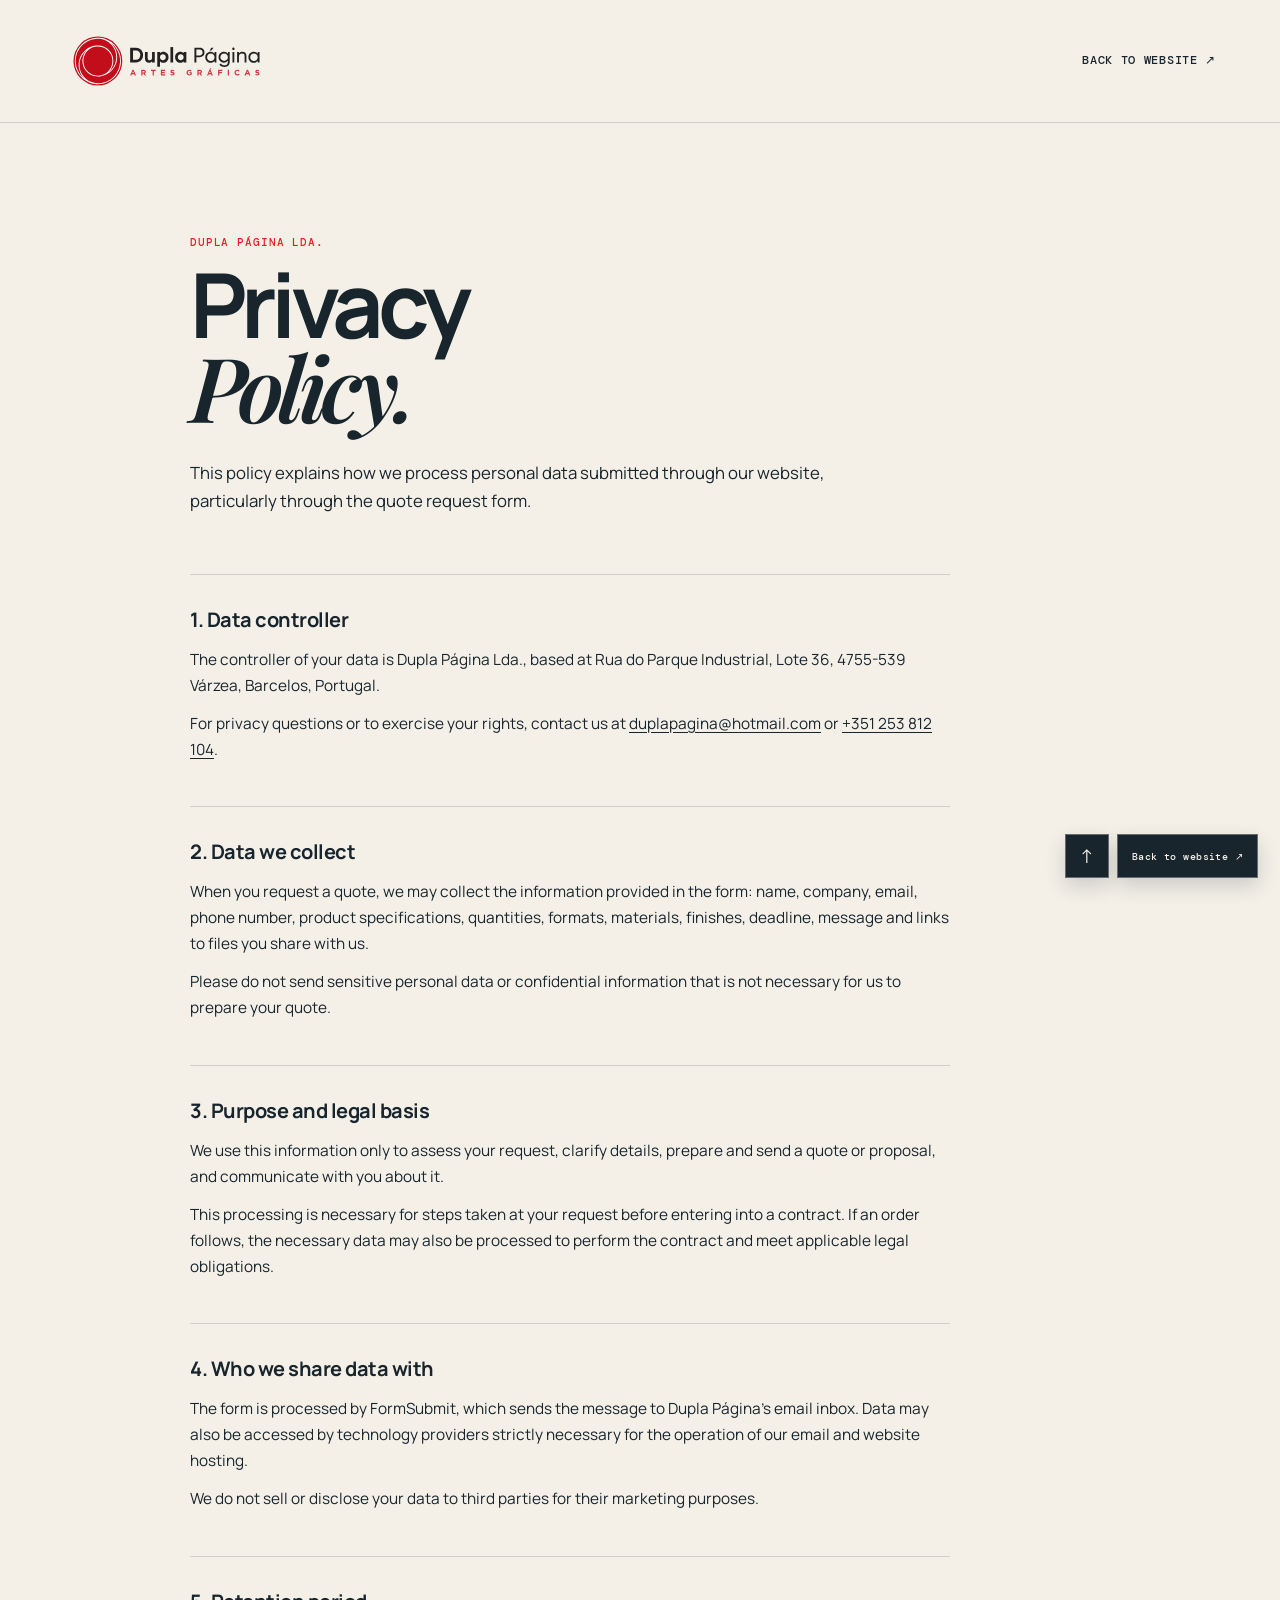
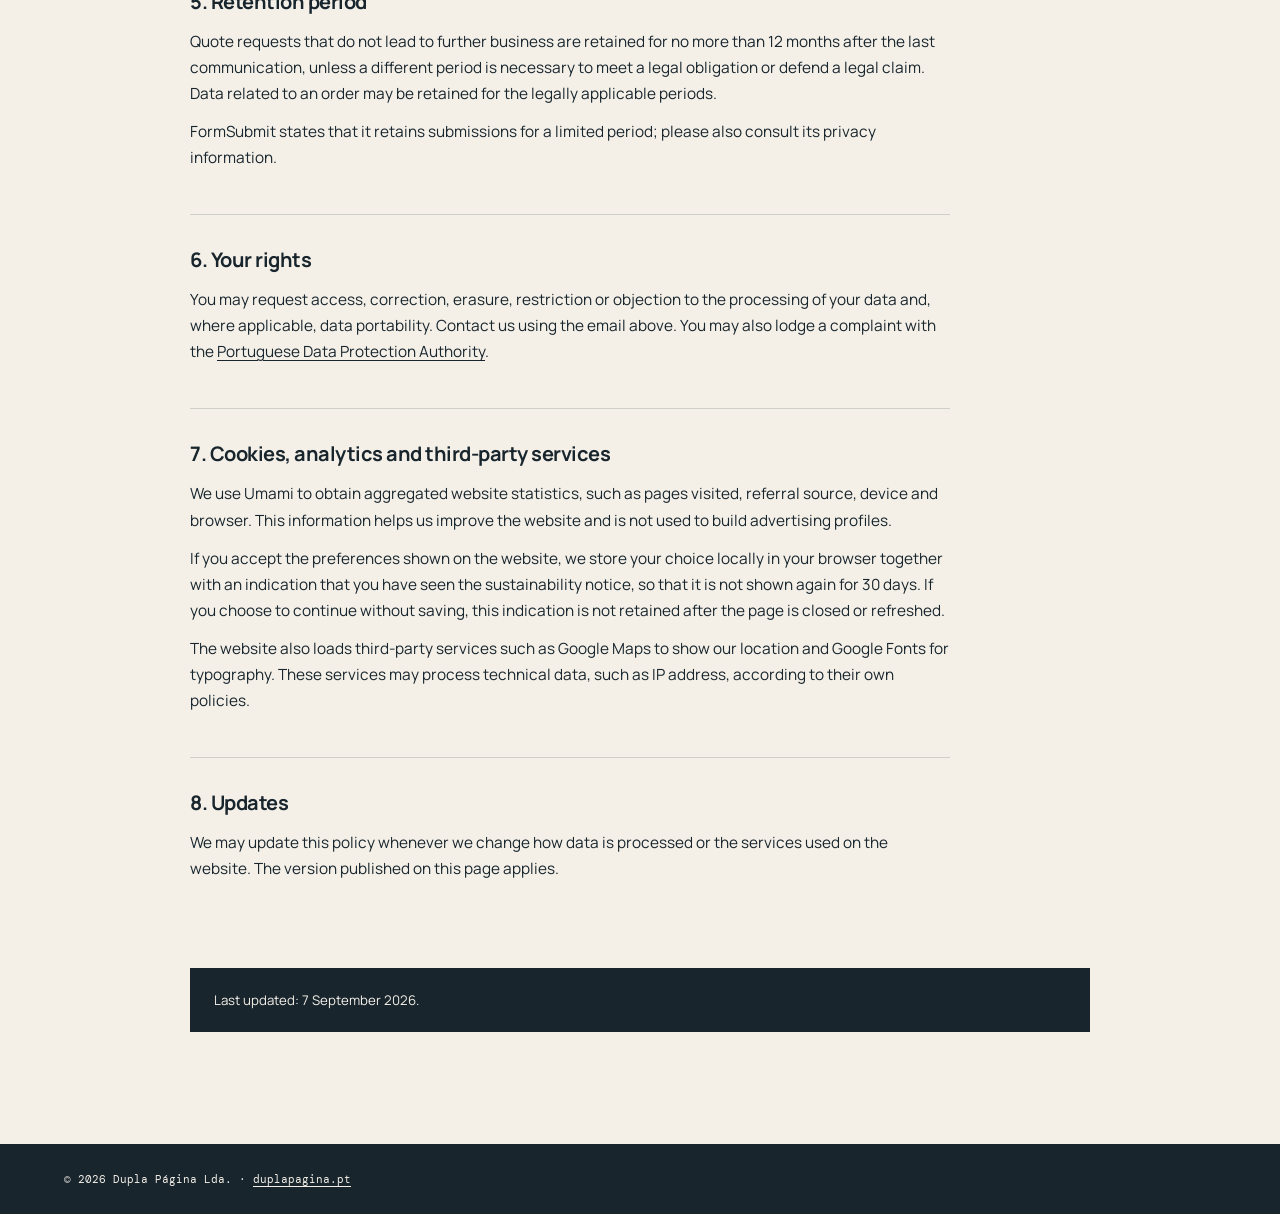
<file: en/privacy-policy.html>
<!doctype html>
<html lang="en">
  <head>
    <meta charset="UTF-8" /><meta name="viewport" content="width=device-width, initial-scale=1.0" />
    <meta name="description" content="Dupla Página Lda. Privacy Policy." /><title>Privacy Policy — Dupla Página Lda.</title>
    <link rel="icon" type="image/svg+xml" href="../assets/favicon.svg" />
    <link rel="preconnect" href="https://fonts.googleapis.com" /><link rel="preconnect" href="https://fonts.gstatic.com" crossorigin />
    <link href="https://fonts.googleapis.com/css2?family=DM+Mono:wght@400;500&family=Manrope:wght@400;500;600;700;800&family=Playfair+Display:ital,wght@0,500;0,600;0,700;1,600&display=swap" rel="stylesheet" />
    <style>:root{--ink:#18252d;--cream:#f4f0e8;--red:#ed1c24;--mono:'DM Mono',monospace;--sans:Manrope,sans-serif;--serif:'Playfair Display',Georgia,serif}*{box-sizing:border-box}body{margin:0;background:var(--cream);color:var(--ink);font-family:var(--sans)}.topbar{display:flex;align-items:center;justify-content:space-between;gap:24px;padding:24px clamp(22px,5vw,74px);border-bottom:1px solid rgba(24,37,45,.16)}.topbar img{display:block;width:min(205px,45vw);height:auto}.topbar>a:last-child{color:var(--ink);font:500 .72rem var(--mono);letter-spacing:.06em;text-transform:uppercase;text-decoration:none}.topbar>a:last-child:hover{color:var(--red)}main{width:min(900px,calc(100% - 44px));margin:0 auto;padding:clamp(60px,10vw,112px) 0}.eyebrow{margin:0 0 14px;color:var(--red);font:500 .68rem var(--mono);letter-spacing:.08em;text-transform:uppercase}h1{max-width:700px;margin:0 0 28px;font-size:clamp(2.7rem,7vw,5.7rem);line-height:.92;letter-spacing:-.065em}h1 em{font-family:var(--serif);font-weight:600}.intro{max-width:690px;margin:0 0 58px;font-size:1.05rem;line-height:1.7}section{max-width:760px;padding:31px 0;border-top:1px solid rgba(24,37,45,.16)}h2{margin:0 0 14px;font-size:1.25rem;letter-spacing:-.025em}p{margin:0 0 12px;font-size:.96rem;line-height:1.7}a{color:var(--ink);text-underline-offset:3px}.notice{margin-top:42px;padding:21px 24px;background:var(--ink);color:var(--cream)}.notice p{margin:0;font-size:.83rem}footer{padding:28px clamp(22px,5vw,74px);background:var(--ink);color:var(--cream);font:400 .68rem var(--mono)}footer a{color:var(--cream)}.policy-actions{position:fixed;right:22px;bottom:22px;z-index:5;display:flex;align-items:center;gap:8px}.policy-actions a{display:grid;place-items:center;height:44px;padding:0 14px;background:var(--ink);color:var(--cream);border:1px solid rgba(244,240,232,.35);text-decoration:none;font:500 .64rem var(--mono);letter-spacing:.04em;box-shadow:0 8px 20px rgba(24,37,45,.18)}.policy-actions a:first-child{width:44px;padding:0;font:400 1.2rem var(--sans)}.policy-actions a:hover{background:var(--red)}@media(max-width:560px){.topbar{align-items:flex-start;flex-direction:column;gap:16px}}</style>
  </head>
  <body id="top">
    <header class="topbar"><a href="index.html" aria-label="Back to Dupla Página"><img src="../assets/dupla-pagina-logo.svg" alt="Dupla Página — Graphic Arts" /></a><a href="index.html#contact">Back to website ↗</a></header>
    <main>
      <p class="eyebrow">Dupla Página Lda.</p><h1>Privacy<br /><em>Policy.</em></h1><p class="intro">This policy explains how we process personal data submitted through our website, particularly through the quote request form.</p>
      <section><h2>1. Data controller</h2><p>The controller of your data is Dupla Página Lda., based at Rua do Parque Industrial, Lote 36, 4755-539 Várzea, Barcelos, Portugal.</p><p>For privacy questions or to exercise your rights, contact us at <a href="mailto:duplapagina@hotmail.com">duplapagina@hotmail.com</a> or <a href="tel:+351253812104">+351 253 812 104</a>.</p></section>
      <section><h2>2. Data we collect</h2><p>When you request a quote, we may collect the information provided in the form: name, company, email, phone number, product specifications, quantities, formats, materials, finishes, deadline, message and links to files you share with us.</p><p>Please do not send sensitive personal data or confidential information that is not necessary for us to prepare your quote.</p></section>
      <section><h2>3. Purpose and legal basis</h2><p>We use this information only to assess your request, clarify details, prepare and send a quote or proposal, and communicate with you about it.</p><p>This processing is necessary for steps taken at your request before entering into a contract. If an order follows, the necessary data may also be processed to perform the contract and meet applicable legal obligations.</p></section>
      <section><h2>4. Who we share data with</h2><p>The form is processed by FormSubmit, which sends the message to Dupla Página’s email inbox. Data may also be accessed by technology providers strictly necessary for the operation of our email and website hosting.</p><p>We do not sell or disclose your data to third parties for their marketing purposes.</p></section>
      <section><h2>5. Retention period</h2><p>Quote requests that do not lead to further business are retained for no more than 12 months after the last communication, unless a different period is necessary to meet a legal obligation or defend a legal claim. Data related to an order may be retained for the legally applicable periods.</p><p>FormSubmit states that it retains submissions for a limited period; please also consult its privacy information.</p></section>
      <section><h2>6. Your rights</h2><p>You may request access, correction, erasure, restriction or objection to the processing of your data and, where applicable, data portability. Contact us using the email above. You may also lodge a complaint with the <a href="https://www.cnpd.pt/" target="_blank" rel="noopener">Portuguese Data Protection Authority</a>.</p></section>
      <section><h2>7. Cookies, analytics and third-party services</h2><p>We use Umami to obtain aggregated website statistics, such as pages visited, referral source, device and browser. This information helps us improve the website and is not used to build advertising profiles.</p><p>If you accept the preferences shown on the website, we store your choice locally in your browser together with an indication that you have seen the sustainability notice, so that it is not shown again for 30 days. If you choose to continue without saving, this indication is not retained after the page is closed or refreshed.</p><p>The website also loads third-party services such as Google Maps to show our location and Google Fonts for typography. These services may process technical data, such as IP address, according to their own policies.</p></section>
      <section><h2>8. Updates</h2><p>We may update this policy whenever we change how data is processed or the services used on the website. The version published on this page applies.</p></section>
      <div class="notice"><p>Last updated: 7 September 2026.</p></div>
    </main><div class="policy-actions"><a href="#top" aria-label="Back to top" title="Back to top">↑</a><a href="index.html">Back to website ↗</a></div><footer>© 2026 Dupla Página Lda. · <a href="index.html">duplapagina.pt</a></footer>
  </body>
</html>
</file>
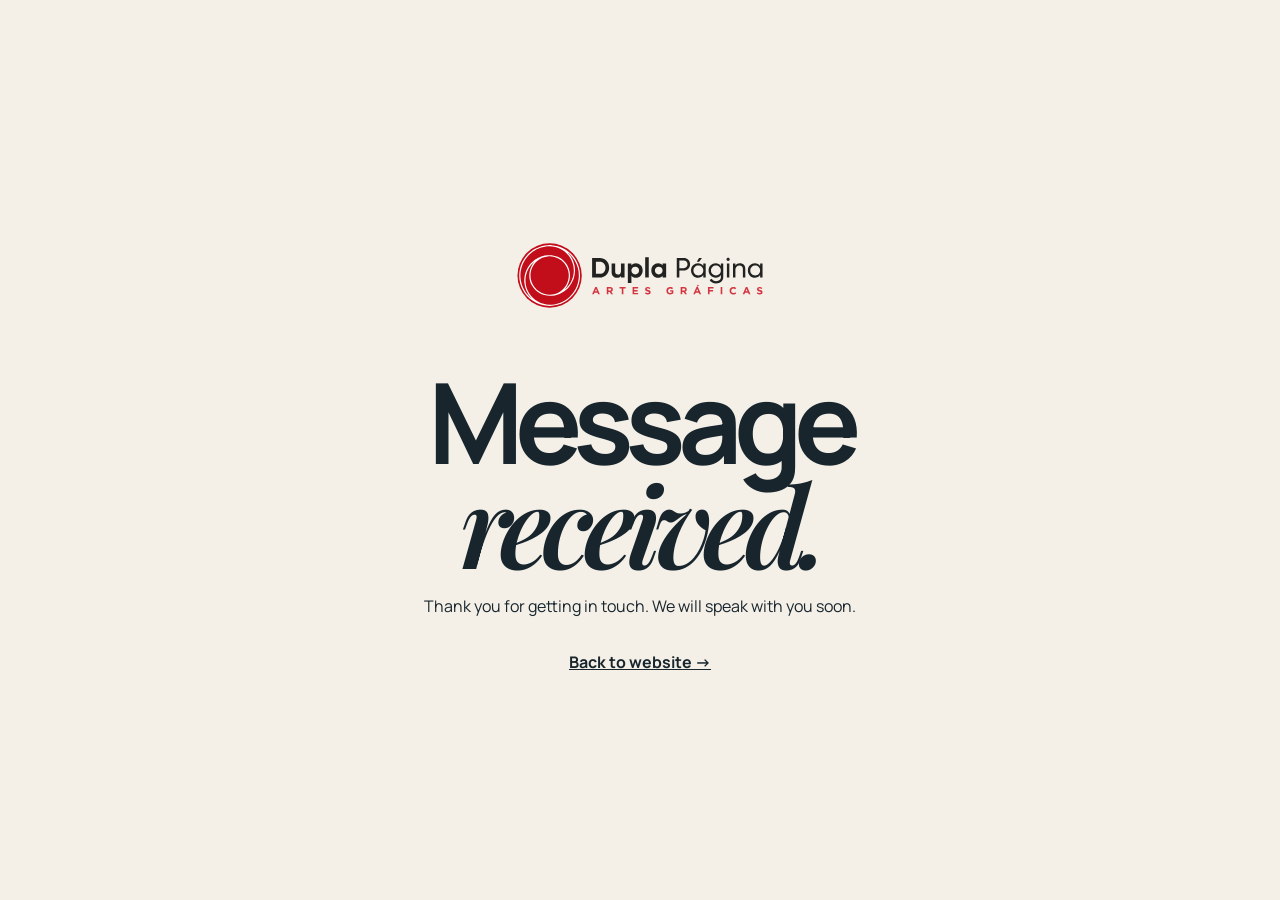
<file: en/thank-you.html>
<!doctype html>
<html lang="en"><head><meta charset="utf-8"><meta name="viewport" content="width=device-width,initial-scale=1"><title>Thank you — Dupla Página</title><link rel="icon" type="image/svg+xml" href="../assets/favicon.svg"><link href="https://fonts.googleapis.com/css2?family=Manrope:wght@500;700&family=Playfair+Display:ital,wght@0,600;1,600&display=swap" rel="stylesheet"><style>body{margin:0;min-height:100vh;display:grid;place-items:center;background:#f4f0e8;color:#18252d;font-family:Manrope,sans-serif}.wrap{padding:3rem;text-align:center}.mark{display:block;width:min(270px,70vw);height:auto;margin:0 auto 3rem}h1{font-size:clamp(3rem,9vw,7rem);line-height:.9;letter-spacing:-.08em;margin:0 0 1rem}em{font-family:'Playfair Display',serif;font-weight:600}p{line-height:1.6}a{display:inline-block;margin-top:1rem;color:#18252d;font-weight:700}</style></head><body><main class="wrap"><img class="mark" src="../assets/dupla-pagina-logo.svg" alt="Dupla Página — Graphic Arts"><h1>Message<br><em>received.</em></h1><p>Thank you for getting in touch. We will speak with you soon.</p><a href="index.html">Back to website →</a></main></body></html>
</file>
<file: styles.css>
:root{--ink:#18252d;--cream:#f4f0e8;--paper:#ede8de;--orange:#f26b43;--acid:#d9ee53;--line:rgba(24,37,45,.18);--mono:'DM Mono',monospace;--sans:'Manrope',sans-serif;--serif:'Playfair Display',serif}*{box-sizing:border-box}html{scroll-behavior:smooth}body{margin:0;background:var(--cream);color:var(--ink);font-family:var(--sans);overflow-x:hidden}.page-noise{position:fixed;inset:0;pointer-events:none;z-index:10;opacity:.1;background-image:url("data:image/svg+xml,%3Csvg viewBox='0 0 180 180' xmlns='http://www.w3.org/2000/svg'%3E%3Cfilter id='n'%3E%3CfeTurbulence type='fractalNoise' baseFrequency='.9' numOctaves='4' stitchTiles='stitch'/%3E%3C/filter%3E%3Crect width='100%25' height='100%25' filter='url(%23n)' opacity='.28'/%3E%3C/svg%3E")}.site-header{height:90px;display:flex;align-items:center;justify-content:space-between;padding:0 4.5vw;border-bottom:1px solid var(--line);position:relative;z-index:5}.wordmark{display:inline-flex;flex-direction:column;text-decoration:none;color:var(--ink);font-size:1.28rem;font-weight:800;letter-spacing:-.11em;line-height:.67;position:relative}.wordmark i{background:var(--orange);height:5px;width:27px;display:block;margin-top:7px}.nav{display:flex;align-items:center;gap:2.4rem}.nav a{font-size:.74rem;letter-spacing:.02em;text-decoration:none;color:var(--ink);font-weight:700}.nav .nav-contact{padding:11px 16px;background:var(--ink);color:var(--cream);border-radius:999px}.nav-contact span{color:var(--acid);margin-left:6px}.menu-toggle{display:none}.hero{min-height:calc(100vh - 90px);padding:8vw 8vw 4vw;display:grid;grid-template-columns:1fr 1fr;position:relative;overflow:hidden}.eyebrow{font:500 .63rem var(--mono);letter-spacing:.1em;text-transform:uppercase;margin:0 0 1.75rem}.hero h1,.intro h2,.finishes h2,.work h2,.about h2,.contact h2{font-size:clamp(3.6rem,7.6vw,8rem);line-height:.89;letter-spacing:-.075em;margin:0;font-weight:700}.hero h1 em,h2 em{font-family:var(--serif);font-weight:500;letter-spacing:-.09em}.hero-text{max-width:360px;font-size:1rem;line-height:1.65;margin:2.4rem 0}.button{display:inline-flex;gap:2rem;align-items:center;border:0;border-radius:0;padding:17px 19px;font:700 .72rem var(--sans);text-decoration:none;cursor:pointer}.button span{font-size:1rem}.button-dark{background:var(--ink);color:var(--cream)}.button-light{background:var(--acid);color:var(--ink);margin-top:1.7rem;width:100%;justify-content:space-between}.hero-art{height:540px;position:relative;margin-left:4vw}.hero-number{position:absolute;top:0;right:1.5rem;font:400 .75rem var(--mono)}.paper{position:absolute;box-shadow:10px 15px 25px rgba(24,37,45,.12)}.paper-back{background:#d5a986;width:260px;height:380px;transform:rotate(20deg);right:13%;top:13%}.paper-main{background:#26434e;width:300px;height:420px;right:20%;top:5%;transform:rotate(-8deg);color:#f8f3e6;padding:25px 27px;overflow:hidden}.paper-main:after{content:'';position:absolute;width:190px;height:190px;border-radius:50%;border:1px solid rgba(255,255,255,.3);right:-55px;bottom:-70px}.paper-main p{font:400 .58rem var(--mono);letter-spacing:.12em}.paper-main strong{font-size:3.2rem;line-height:.81;letter-spacing:-.1em;position:absolute;bottom:28px;z-index:1}.foil-stamp{font:500 12rem var(--serif);color:#d7b453;line-height:.65;position:absolute;right:18px;top:37px;text-shadow:3px 2px 0 #8e6d22}.paper-card{background:#f9f5e9;width:230px;height:135px;bottom:3%;right:0;z-index:2;padding:18px;display:flex;flex-direction:column;justify-content:space-between;transform:rotate(8deg)}.paper-card span{font:800 2rem var(--sans);letter-spacing:-.15em}.paper-card b{font:400 .5rem var(--mono);letter-spacing:.05em}.art-caption{position:absolute;bottom:1%;left:3%;font:italic 1rem var(--serif);transform:rotate(-7deg)}.scroll-prompt{position:absolute;bottom:2rem;left:4.5vw;color:var(--ink);font:500 .62rem var(--mono);text-transform:uppercase;letter-spacing:.1em;text-decoration:none;display:flex;align-items:center;gap:10px}.scroll-prompt span{width:28px;height:1px;background:var(--ink)}.marquee{background:var(--orange);padding:17px 0;overflow:hidden;white-space:nowrap}.marquee-inner{font-size:1rem;font-weight:800;letter-spacing:-.04em;animation:move 26s linear infinite}.marquee b{font-size:.9em;padding:0 1rem;color:#fbe1cd}@keyframes move{to{transform:translateX(-50%)}}.section-pad{padding:10rem 8vw}.intro{background:var(--paper)}.intro-grid{display:grid;grid-template-columns:1.3fr .7fr;gap:8vw}.intro h2{font-size:clamp(3rem,5.6vw,6.2rem)}.intro-text{align-self:end}.intro-text p{font-size:1.2rem;line-height:1.65;margin:0 0 2rem}.text-link{color:var(--ink);font-weight:800;font-size:.78rem;text-decoration:none;border-bottom:1px solid var(--ink);padding-bottom:4px}.text-link span{font-size:1.1rem;margin-left:12px}.service-list{margin-top:7rem;border-top:1px solid var(--line);display:grid;grid-template-columns:repeat(4,1fr)}.service-card{padding:1.5rem 1.5rem 0 0;min-height:345px;border-right:1px solid var(--line);position:relative}.service-card+ .service-card{padding-left:1.5rem}.service-card:last-child{border:0}.service-card>span,.finish-label span{font:400 .64rem var(--mono)}.service-card h3{font-size:1.25rem;letter-spacing:-.05em;margin:2.2rem 0 .7rem}.service-card p{font-size:.83rem;line-height:1.65;max-width:220px}.service-icon{position:absolute;bottom:0;right:13%;opacity:.9}.box-icon{width:105px;height:85px;background:var(--orange);transform:skewY(-15deg)}.box-icon:before{content:'';width:100%;height:30px;position:absolute;background:#ff9370;top:-28px;transform:skewX(45deg);transform-origin:bottom}.book-icon{width:95px;height:120px;background:#2c5552;box-shadow:-10px 7px #d4e85f;transform:rotate(-10deg)}.book-icon:after{content:'—';font-size:5rem;color:var(--cream);position:absolute;top:8px;left:26px}.card-icon{width:120px;height:70px;background:#f7f1e7;border:1px solid var(--ink);transform:rotate(-13deg)}.card-icon:before{content:'DP';font:bold 2rem var(--sans);position:absolute;top:17px;left:20px;letter-spacing:-.2em}.display-icon{width:100px;height:135px;border:8px solid var(--orange);border-bottom:22px solid var(--orange)}.display-icon:before{content:'';position:absolute;background:var(--orange);width:125px;height:10px;top:34px;left:-20px}.finishes{background:var(--ink);color:var(--cream)}.finishes-title{display:flex;align-items:flex-start;justify-content:space-between}.finishes h2{font-size:clamp(3rem,5.4vw,5.8rem);max-width:600px}.finish-showcase{display:grid;grid-template-columns:1.15fr 1fr 1fr;gap:15px;margin-top:6rem}.finish-card{height:360px;padding:20px;position:relative;overflow:hidden}.foil{background:#e4c16e;color:#17252c;background-image:linear-gradient(125deg,#d49f3d,#f7d984 35%,#b68127 61%,#e5c367)}.velvet{background:#652d42}.gloss{background:#bed3cb}.finish-label{display:flex;gap:1.5rem;position:relative;z-index:2;font-size:.75rem}.gold-mark{font:italic 8.8rem var(--serif);position:absolute;bottom:-2.4rem;left:1.7rem;letter-spacing:-.15em;color:#f2db9b;text-shadow:2px 2px 0 #9e701d}.velvet-type{font:600 3.4rem/ .88 var(--sans);letter-spacing:-.1em;position:absolute;bottom:25px;left:25px;color:#df9aae;filter:drop-shadow(5px 7px 7px #371422)}.gloss-orb{width:250px;height:250px;position:absolute;right:-37px;bottom:-47px;border-radius:50%;background:radial-gradient(circle at 36% 27%,#fff 0 2%,#c3f0e4 5%,#3b5b66 49%,#15262c 80%);box-shadow:-10px -8px 30px #f1f3bd inset}.finish-footer{display:flex;justify-content:space-between;gap:20px;align-items:center;border-top:1px solid rgba(255,255,255,.25);padding-top:25px;margin-top:18px}.finish-footer p{font-size:.82rem;margin:0}.finish-footer .text-link{color:var(--cream);border-color:var(--cream);white-space:nowrap}.work{background:#f7f5f0}.work-heading{display:grid;grid-template-columns:1fr 1.2fr .7fr;gap:20px}.work h2{font-size:clamp(3rem,5vw,5.2rem)}.work-heading>p:last-child{align-self:end;font-size:.85rem;line-height:1.65}.work-grid{margin-top:5rem;display:grid;grid-template-columns:1.1fr .9fr;gap:4rem 18px}.work-item:nth-child(even){margin-top:7rem}.project-art{height:350px;position:relative;overflow:hidden}.pack-art{background:#bf6b4a}.pack-box{position:absolute;background:#e8d8bc;color:#222;left:30%;top:13%;width:200px;height:255px;transform:rotate(-9deg);padding:22px;box-shadow:13px 16px 22px #74402f}.pack-box:after{content:'';position:absolute;inset:12px;border:1px solid #c2764e}.pack-box b{font-size:2.4rem;letter-spacing:-.11em;position:relative;z-index:2}.pack-box span{font:400 .58rem var(--mono);position:absolute;bottom:25px;left:25px}.pack-label{position:absolute;bottom:18px;left:20px;font:italic 1rem var(--serif);color:#f6ebd8}.editorial-art{background:#d8e5d5}.magazine{background:#f6f1e4;width:225px;height:290px;position:absolute;top:35px;left:30%;transform:rotate(7deg);padding:18px;color:#1d4543;box-shadow:10px 12px 20px #90a497}.magazine:after{content:'';background:#e67650;width:90px;height:155px;border-radius:50% 50% 0 0;position:absolute;bottom:0;right:20px}.magazine p{font-weight:800;margin:0;letter-spacing:-.1em}.magazine strong{font:500 8rem var(--serif);line-height:1;position:absolute;top:50px;left:24px;z-index:1}.magazine span{position:absolute;bottom:15px;font:400 .5rem var(--mono);z-index:2}.label-art{background:#e6cfad}.bottle{height:245px;width:116px;background:#3a4839;position:absolute;bottom:0;left:28%;border-radius:12px 12px 2px 2px}.bottle:before{content:'';position:absolute;background:#3a4839;width:45px;height:70px;top:-57px;left:35px;border-radius:8px 8px 0 0}.bottle i{position:absolute;height:37px;width:47px;background:#c38a50;top:-79px;left:34px;border-radius:2px}.bottle div{width:83px;height:120px;background:#eacda0;position:absolute;top:55px;left:16px;padding:16px 12px;font:600 1.1rem var(--serif);line-height:.8;text-align:center}.bottle small{font:400 .43rem var(--mono)}.bottle-two{left:54%;height:205px;background:#695347}.bottle-two:before{background:#695347}.bottle-two div{background:#efe1c1}.display-art{background:#4b6a7b}.shelf{width:230px;height:260px;background:#d8e063;position:absolute;bottom:-16px;left:30px;border:9px solid #edf1ad;padding-top:35px;display:flex;justify-content:space-around}.shelf:after,.shelf:before{content:'';position:absolute;width:100%;height:8px;background:#edf1ad;left:0}.shelf:after{top:103px}.shelf:before{top:181px}.shelf i{width:42px;height:55px;background:var(--orange);position:relative;font:400 .4rem var(--mono);font-style:normal;padding-top:19px;text-align:center}.display-art>b{position:absolute;font:800 7.5rem var(--sans);letter-spacing:-.18em;right:39px;top:38px;color:#dbead6}.work-meta{display:flex;justify-content:space-between;padding-top:12px;border-top:1px solid var(--line);font-size:.73rem}.work-meta span{font:400 .61rem var(--mono);text-transform:uppercase}.work-meta b{font-weight:700}.about{display:grid;grid-template-columns:1fr 1fr;gap:9vw;background:#d9ee53}.about-image{height:520px;background:#1e3640;position:relative;overflow:hidden;color:var(--cream)}.press-machine{width:330px;height:290px;background:#e5e2d8;position:absolute;left:15%;top:18%;border-radius:12px 12px 0 0;padding:25px;box-shadow:20px 20px 0 #13252c}.press-machine:before{content:'';position:absolute;width:90px;height:160px;background:#b6c6bd;right:-45px;bottom:0}.press-machine span{display:block;background:#223d44;height:19px;width:92%;margin-bottom:12px}.press-machine span:nth-child(2){width:75%;background:var(--orange)}.press-machine span:nth-child(3){width:45%;background:#b6c6bd}.press-machine i{position:absolute;width:75px;height:75px;background:#bdcf40;border-radius:50%;right:30px;bottom:30px}.press-machine b{position:absolute;bottom:8px;left:25px;color:#1e3640;font:500 .7rem var(--mono)}.about-image>p{position:absolute;bottom:1.4rem;left:1.5rem;font:italic 1.25rem var(--serif);max-width:220px}.about-copy{padding-top:30px}.about h2{font-size:clamp(3rem,4.6vw,5.1rem);margin-bottom:2.7rem}.about-copy>p:not(.eyebrow){font-size:1rem;line-height:1.72;max-width:450px}.stats{display:flex;gap:3.4rem;border-top:1px solid rgba(24,37,45,.25);margin-top:2.7rem;padding-top:1.2rem}.stats div{display:flex;flex-direction:column}.stats b{font:600 2rem var(--serif)}.stats span{font:400 .55rem var(--mono);text-transform:uppercase;letter-spacing:.06em}.contact{background:var(--orange);color:var(--ink)}.contact-top{display:grid;grid-template-columns:1fr 1.2fr .7fr;gap:20px}.contact h2{font-size:clamp(3.2rem,5.4vw,5.8rem)}.contact-top>p:last-child{font-size:.88rem;line-height:1.7;align-self:end}.contact-grid{margin-top:5rem;display:grid;grid-template-columns:1fr 1fr;gap:2.5rem}.contact-form label{display:block;font:500 .6rem var(--mono);letter-spacing:.07em;text-transform:uppercase;margin-bottom:1.3rem}.contact-form input,.contact-form textarea{display:block;width:100%;border:0;border-bottom:1px solid var(--ink);padding:10px 0 12px;background:transparent;color:var(--ink);font:500 1rem var(--sans);outline:0;resize:vertical}.contact-form input::placeholder,.contact-form textarea::placeholder{color:rgba(24,37,45,.6)}.map-placeholder{height:230px;position:relative;background:#e5ddbf;overflow:hidden}.map-grid{position:absolute;inset:-30px;background:linear-gradient(33deg,transparent 46%,#ce8464 47% 50%,transparent 51%),linear-gradient(117deg,transparent 48%,#9fac78 49% 53%,transparent 54%),repeating-linear-gradient(0deg,transparent 0 28px,rgba(44,83,79,.25) 29px 31px),repeating-linear-gradient(90deg,transparent 0 40px,rgba(44,83,79,.2) 41px 43px);transform:rotate(-8deg)}.pin{position:absolute;top:80px;left:49%;background:var(--ink);color:var(--acid);width:45px;height:45px;border-radius:50% 50% 50% 0;transform:rotate(-45deg);display:grid;place-items:center;font:600 .68rem var(--mono)}.pin::first-letter{}.pin{padding-left:1px}.map-placeholder p{position:absolute;bottom:10px;left:13px;margin:0;font:500 .55rem var(--mono);text-transform:uppercase;line-height:1.5}.details-grid{display:grid;grid-template-columns:1fr 1fr;gap:2rem 1.5rem;margin-top:2rem}.details-grid div{display:flex;flex-direction:column;gap:6px}.details-grid span{font:500 .55rem var(--mono);text-transform:uppercase;letter-spacing:.08em}.details-grid a,.details-grid p{color:var(--ink);font-size:.78rem;line-height:1.45;margin:0;text-decoration:none;font-weight:700}footer{padding:2.4rem 4.5vw;display:flex;justify-content:space-between;align-items:center;background:var(--ink);color:var(--cream)}footer .wordmark{color:var(--cream)}footer p,footer>span{font:400 .6rem var(--mono);margin:0;text-transform:uppercase;letter-spacing:.06em}.reveal{opacity:0;transform:translateY(25px);transition:opacity .7s ease,transform .7s ease}.reveal.show{opacity:1;transform:none}@media(max-width:760px){.site-header{height:72px;padding:0 6vw}.nav{position:absolute;left:0;right:0;top:71px;background:var(--cream);padding:1.5rem 6vw 2rem;display:none;flex-direction:column;align-items:flex-start;gap:1.3rem;border-bottom:1px solid var(--line)}.nav.open{display:flex}.menu-toggle{display:grid;gap:5px;padding:8px;background:transparent;border:0}.menu-toggle span{display:block;width:24px;height:2px;background:var(--ink)}.hero{min-height:unset;padding:15vw 7vw 16vw;grid-template-columns:1fr}.hero-art{height:410px;margin:3rem 0 0}.paper-main{width:230px;height:325px;right:16%}.paper-main strong{font-size:2.4rem}.paper-back{width:200px;height:300px}.paper-card{width:180px;height:105px}.hero-number{right:0}.scroll-prompt{display:none}.section-pad{padding:5rem 7vw}.intro-grid,.about,.contact-grid{grid-template-columns:1fr;gap:2rem}.service-list{grid-template-columns:1fr 1fr;margin-top:4rem}.service-card{min-height:280px;padding-bottom:0;border-bottom:1px solid var(--line)}.service-card:nth-child(2){border-right:0}.service-card:nth-child(3){padding-left:0}.finishes-title,.finish-footer{display:block}.finish-showcase{grid-template-columns:1fr;margin-top:3rem}.finish-card{height:280px}.work-heading,.contact-top{grid-template-columns:1fr;gap:1rem}.work-grid{grid-template-columns:1fr;gap:2.5rem;margin-top:3rem}.work-item:nth-child(even){margin-top:0}.project-art{height:290px}.about-image{height:380px}.about-copy{padding-top:0}.contact-grid{margin-top:3rem}.contact-form{order:2}.details-grid{margin-bottom:2rem}footer{padding:2rem 7vw;align-items:flex-start;gap:1.5rem;flex-direction:column}.marquee-inner{font-size:.8rem}.finishes h2,.intro h2{margin-top:1rem}}
</file>
